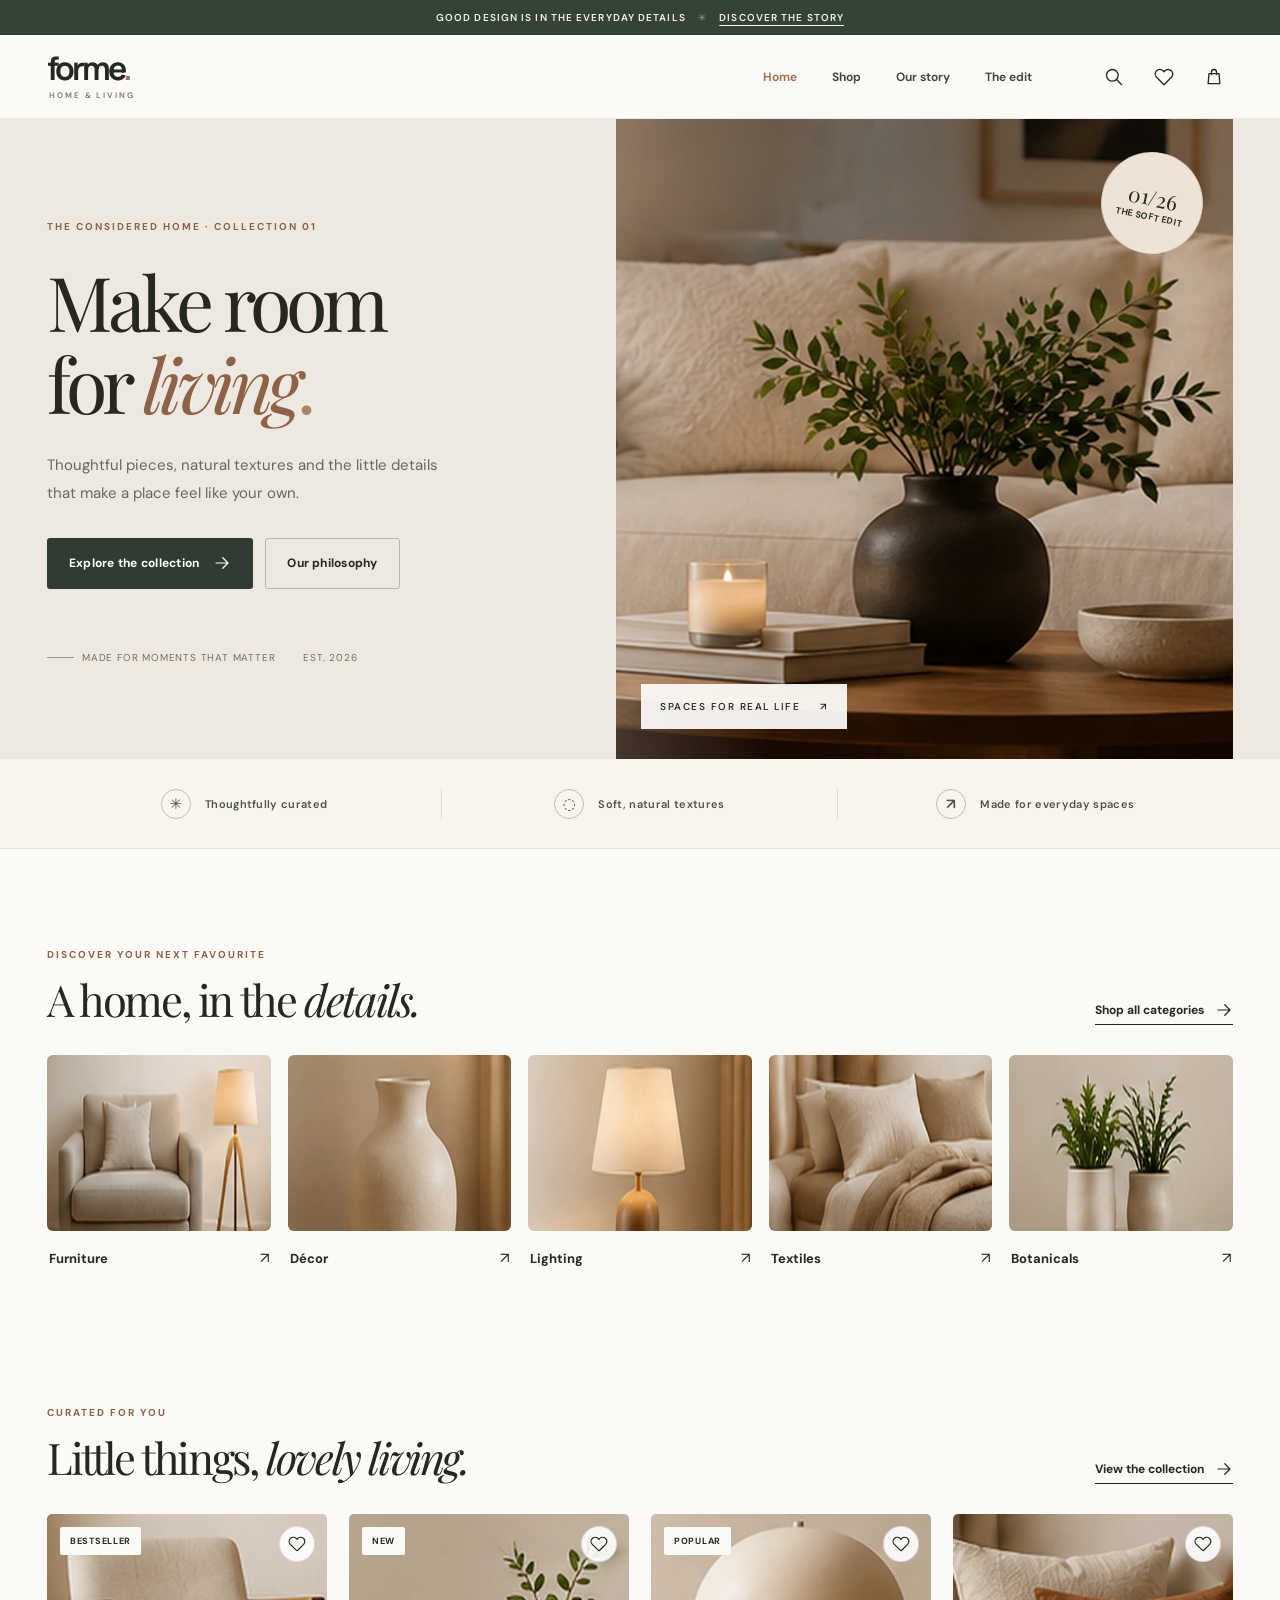
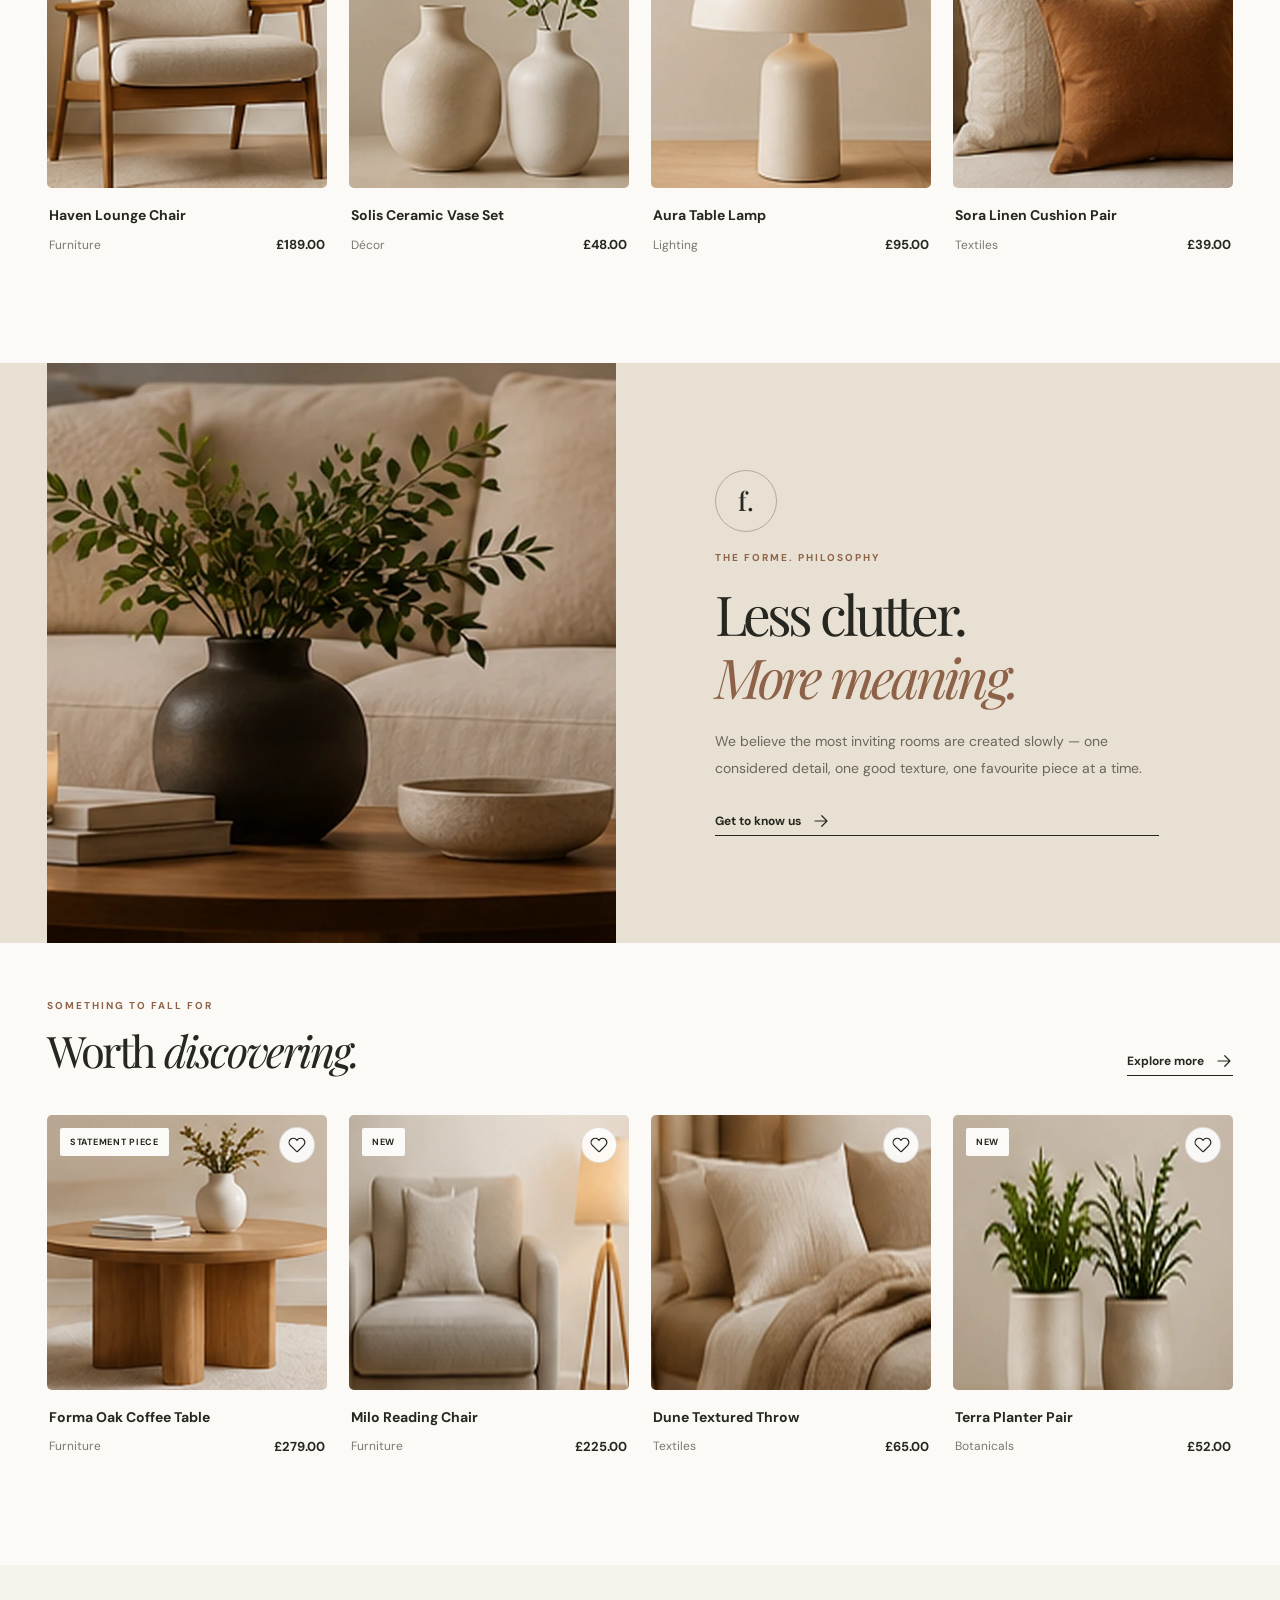
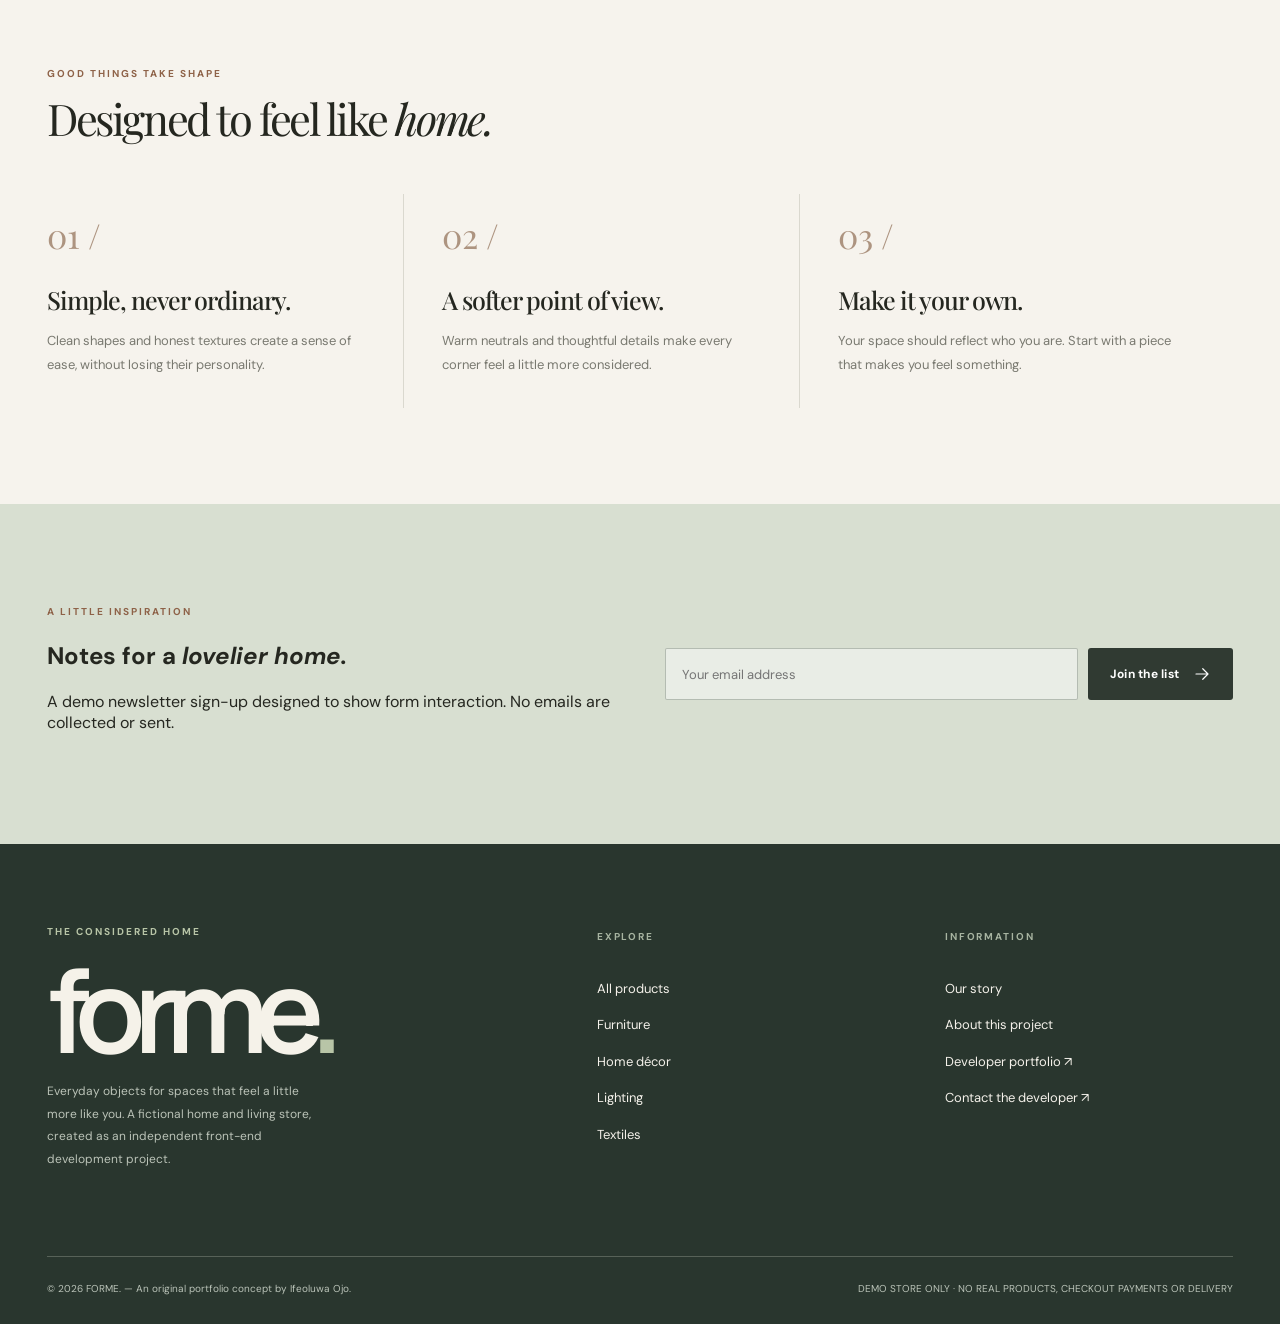
<file: index.html>
<!DOCTYPE html><html lang="en-GB"><head><meta charset="UTF-8"><meta name="viewport" content="width=device-width, initial-scale=1"><meta name="theme-color" content="#fbfaf7"><meta name="description" content="Explore FORME., an original home and living shopping experience built as an independent front-end portfolio demo."><title>Considered living, beautifully styled | FORME. Home & Living</title><link rel="icon" type="image/svg+xml" href="assets/favicon.svg"><link rel="stylesheet" href="assets/css/styles.css"><script src="assets/js/app.js" defer></script></head><body data-page="home"><div class="notice">GOOD DESIGN IS IN THE EVERYDAY DETAILS <span>✳</span> <a href="story.html">Discover the story</a></div>
<header class="site-header"><div class="shell nav-inner"><a class="brand" href="index.html" aria-label="FORME home">forme<span class="brand-dot">.</span><span class="brand-tiny">HOME & LIVING</span></a>
<nav class="nav-links" aria-label="Main navigation"><a href="index.html" class="current">Home</a><a href="shop.html" class="">Shop</a><a href="story.html" class="">Our story</a><a href="shop.html?category=Décor">The edit</a></nav>
<div class="nav-tools"><button type="button" class="tool-btn" data-open-search aria-label="Search products"><svg width="20" height="20" viewBox="0 0 24 24" stroke="currentColor" stroke-width="1.6" fill="none" stroke-linecap="round"><circle cx="10" cy="10" r="7"/><path d="m15 15 6 6"/></svg></button><a class="tool-btn" href="shop.html?saved=1" aria-label="View saved items"><svg width="20" height="20" viewBox="0 0 24 24" stroke="currentColor" stroke-width="1.6" fill="none" stroke-linecap="round" stroke-linejoin="round"><path d="M20.8 4.6a5.5 5.5 0 0 0-7.8 0L12 5.7l-1.1-1.1a5.5 5.5 0 0 0-7.8 7.8l8.2 8.2a1 1 0 0 0 1.4 0l8.2-8.2a5.5 5.5 0 0 0-.1-7.8Z"/></svg><span class="counter" data-count-favs hidden></span></a><button type="button" class="tool-btn" data-open-cart aria-label="Open shopping bag"><svg width="20" height="20" viewBox="0 0 24 24" stroke="currentColor" stroke-width="1.6" fill="none" stroke-linecap="round" stroke-linejoin="round"><path d="M6 8h12l1 12H5L6 8Z"/><path d="M9 9V6a3 3 0 0 1 6 0v3"/></svg><span class="counter" data-count-cart hidden></span></button><button class="tool-btn mobile-menu-button" aria-label="Toggle navigation" aria-expanded="false" aria-controls="mobile-nav" data-toggle-menu><svg width="24" height="24" viewBox="0 0 24 24" fill="none" stroke="currentColor" stroke-width="1.7" stroke-linecap="round"><path d="M4 7h16M4 12h16M4 17h16"/></svg></button></div>
</div><nav id="mobile-nav" class="mobile-nav" aria-label="Mobile navigation"><a href="index.html" class="current">Home</a><a href="shop.html" class="">Shop</a><a href="story.html" class="">Our story</a><a href="shop.html?saved=1">Saved pieces</a><a href="shop.html">Explore all products</a></nav></header><main id="main-content">
<section class="hero"><div class="shell hero-layout"><div class="hero-copy"><span class="eyebrow">THE CONSIDERED HOME · COLLECTION 01</span><h1>Make room<br>for <em>living</em><span style="color:#a78669">.</span></h1><p>Thoughtful pieces, natural textures and the little details that make a place feel like your own.</p><div class="hero-actions"><a href="shop.html" class="button button-dark">Explore the collection <svg width="18" height="18" viewBox="0 0 24 24" fill="none" stroke="currentColor" stroke-width="1.6" stroke-linecap="round" stroke-linejoin="round" aria-hidden="true"><path d="M4 12h16m-7-7 7 7-7 7"/></svg></a><a href="story.html" class="button button-outline">Our philosophy</a></div><div class="hero-foot"><span><i></i> Made for moments that matter</span><span>EST. 2026</span></div></div><div class="hero-photo"><img src="assets/images/hero-living.webp" alt="Warm, inviting living room with cream sofa, wooden coffee table, and ceramic vase" fetchpriority="high"><div class="hero-orbit"><span>01/26</span><small>the soft edit</small></div><div class="hero-caption"><span>SPACES FOR REAL LIFE</span><span aria-hidden="true">↗</span></div></div></div></section>
<div class="value-strip"><div class="shell value-inner"><div class="value-item"><span class="value-icon">✳</span>Thoughtfully curated</div><div class="value-item"><span class="value-icon">◌</span>Soft, natural textures</div><div class="value-item"><span class="value-icon">↗</span>Made for everyday spaces</div></div></div>
<section class="categories-section"><div class="shell"><div class="section-head"><div><span class="eyebrow">DISCOVER YOUR NEXT FAVOURITE</span><h2 class="section-title">A home, in the <em>details.</em></h2></div><a class="small-link" href="shop.html">Shop all categories <svg width="18" height="18" viewBox="0 0 24 24" fill="none" stroke="currentColor" stroke-width="1.6" stroke-linecap="round" stroke-linejoin="round" aria-hidden="true"><path d="M4 12h16m-7-7 7 7-7 7"/></svg></a></div><div class="category-grid"><a class="category-card" href="shop.html?category=Furniture"><div class="category-image"><img src="assets/images/armchair-room.webp" loading="lazy" alt="Chairs & tables"></div><div class="category-bottom"><span>Furniture</span><b aria-hidden="true">↗</b></div></a><a class="category-card" href="shop.html?category=Décor"><div class="category-image"><img src="assets/images/vase-detail.webp" loading="lazy" alt="Vases & accents"></div><div class="category-bottom"><span>Décor</span><b aria-hidden="true">↗</b></div></a><a class="category-card" href="shop.html?category=Lighting"><div class="category-image"><img src="assets/images/warm-lamp.webp" loading="lazy" alt="A softer glow"></div><div class="category-bottom"><span>Lighting</span><b aria-hidden="true">↗</b></div></a><a class="category-card" href="shop.html?category=Textiles"><div class="category-image"><img src="assets/images/bedding.webp" loading="lazy" alt="Soft essentials"></div><div class="category-bottom"><span>Textiles</span><b aria-hidden="true">↗</b></div></a><a class="category-card" href="shop.html?category=Botanicals"><div class="category-image"><img src="assets/images/greenery-duo.webp" loading="lazy" alt="A little green"></div><div class="category-bottom"><span>Botanicals</span><b aria-hidden="true">↗</b></div></a></div></div></section>
<section class="products-section"><div class="shell"><div class="section-head"><div><span class="eyebrow">CURATED FOR YOU</span><h2 class="section-title">Little things, <em>lovely living.</em></h2></div><a class="small-link" href="shop.html">View the collection <svg width="18" height="18" viewBox="0 0 24 24" fill="none" stroke="currentColor" stroke-width="1.6" stroke-linecap="round" stroke-linejoin="round" aria-hidden="true"><path d="M4 12h16m-7-7 7 7-7 7"/></svg></a></div><div class="product-grid" id="featured"></div></div></section>
<section class="editorial"><div class="shell editorial-layout"><div class="editorial-img"><img src="assets/images/story-room.webp" loading="lazy" alt="Cosy, light-filled living room with warm wood furniture and relaxed linen sofa"></div><div class="editorial-copy"><div class="editorial-badge">f.</div><span class="eyebrow">THE FORME. PHILOSOPHY</span><h2>Less clutter.<br><em>More meaning.</em></h2><p>We believe the most inviting rooms are created slowly — one considered detail, one good texture, one favourite piece at a time.</p><a class="small-link" href="story.html">Get to know us <svg width="18" height="18" viewBox="0 0 24 24" fill="none" stroke="currentColor" stroke-width="1.6" stroke-linecap="round" stroke-linejoin="round" aria-hidden="true"><path d="M4 12h16m-7-7 7 7-7 7"/></svg></a></div></div></section>
<section class="products-section"><div class="shell"><div class="section-head"><div><span class="eyebrow">SOMETHING TO FALL FOR</span><h2 class="section-title">Worth <em>discovering.</em></h2></div><a class="small-link" href="shop.html">Explore more <svg width="18" height="18" viewBox="0 0 24 24" fill="none" stroke="currentColor" stroke-width="1.6" stroke-linecap="round" stroke-linejoin="round" aria-hidden="true"><path d="M4 12h16m-7-7 7 7-7 7"/></svg></a></div><div class="product-grid product-grid-second" id="discovery"></div></div></section>
<section class="philosophy-section"><div class="shell"><span class="eyebrow">GOOD THINGS TAKE SHAPE</span><h2 class="section-title">Designed to feel like <em>home.</em></h2><div class="philosophy-grid"><div class="philosophy-card"><div class="philosophy-num">01 /</div><h3>Simple, never ordinary.</h3><p>Clean shapes and honest textures create a sense of ease, without losing their personality.</p></div><div class="philosophy-card"><div class="philosophy-num">02 /</div><h3>A softer point of view.</h3><p>Warm neutrals and thoughtful details make every corner feel a little more considered.</p></div><div class="philosophy-card"><div class="philosophy-num">03 /</div><h3>Make it your own.</h3><p>Your space should reflect who you are. Start with a piece that makes you feel something.</p></div></div></div></section>
<section class="newsletter-section"><div class="shell newsletter-inner"><div><span class="eyebrow">A LITTLE INSPIRATION</span><h2>Notes for a <em>lovelier home.</em></h2><p>A demo newsletter sign-up designed to show form interaction. No emails are collected or sent.</p></div><form class="newsletter newsletter-form"><label class="sr-only" for="home-email">Email address</label><input id="home-email" type="email" placeholder="Your email address" autocomplete="email" required><button type="submit" class="button button-dark">Join the list <svg width="18" height="18" viewBox="0 0 24 24" fill="none" stroke="currentColor" stroke-width="1.6" stroke-linecap="round" stroke-linejoin="round" aria-hidden="true"><path d="M4 12h16m-7-7 7 7-7 7"/></svg></button></form></div></section>
</main><footer class="site-footer"><div class="shell"><div class="footer-top"><div><span class="eyebrow" style="color:#b8c5a7">THE CONSIDERED HOME</span><div class="footer-title">forme<span>.</span></div><p class="footer-sub">Everyday objects for spaces that feel a little more like you. A fictional home and living store, created as an independent front-end development project.</p></div><div class="footer-links"><h4>EXPLORE</h4><a href="shop.html">All products</a><a href="shop.html?category=Furniture">Furniture</a><a href="shop.html?category=Décor">Home décor</a><a href="shop.html?category=Lighting">Lighting</a><a href="shop.html?category=Textiles">Textiles</a></div><div class="footer-links"><h4>INFORMATION</h4><a href="story.html">Our story</a><a href="story.html#the-project">About this project</a><a href="https://ifeoluwaojo-dev.github.io/github.io/" target="_blank" rel="noopener noreferrer">Developer portfolio ↗</a><a href="mailto:ifeoluwaojo211@gmail.com">Contact the developer ↗</a></div></div><div class="footer-bottom"><span>© <span data-year>2026</span> FORME. — An original portfolio concept by Ifeoluwa Ojo.</span><span>DEMO STORE ONLY · NO REAL PRODUCTS, CHECKOUT PAYMENTS OR DELIVERY</span></div></div></footer></body></html>
</file>
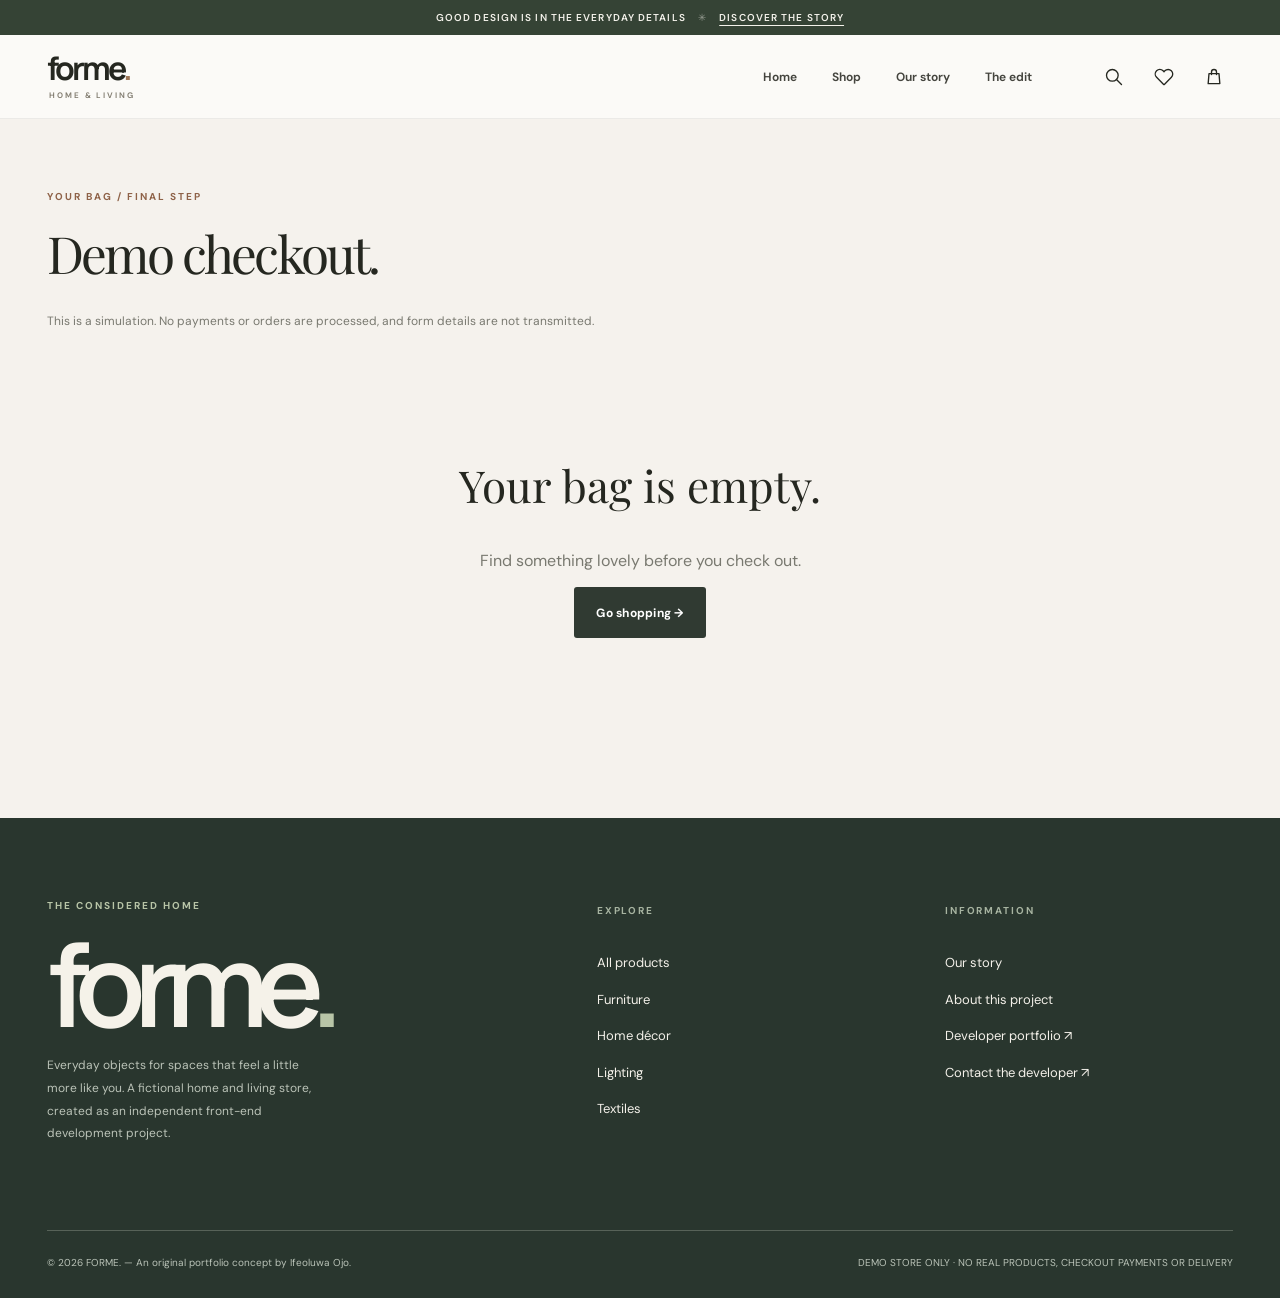
<file: checkout.html>
<!DOCTYPE html><html lang="en-GB"><head><meta charset="UTF-8"><meta name="viewport" content="width=device-width, initial-scale=1"><meta name="theme-color" content="#fbfaf7"><meta name="description" content="Try the FORME. home and living store simulated checkout without making a payment."><title>Demo checkout | FORME. Home & Living</title><link rel="icon" type="image/svg+xml" href="assets/favicon.svg"><link rel="stylesheet" href="assets/css/styles.css"><script src="assets/js/app.js" defer></script></head><body data-page="checkout"><div class="notice">GOOD DESIGN IS IN THE EVERYDAY DETAILS <span>✳</span> <a href="story.html">Discover the story</a></div>
<header class="site-header"><div class="shell nav-inner"><a class="brand" href="index.html" aria-label="FORME home">forme<span class="brand-dot">.</span><span class="brand-tiny">HOME & LIVING</span></a>
<nav class="nav-links" aria-label="Main navigation"><a href="index.html" class="">Home</a><a href="shop.html" class="">Shop</a><a href="story.html" class="">Our story</a><a href="shop.html?category=Décor">The edit</a></nav>
<div class="nav-tools"><button type="button" class="tool-btn" data-open-search aria-label="Search products"><svg width="20" height="20" viewBox="0 0 24 24" stroke="currentColor" stroke-width="1.6" fill="none" stroke-linecap="round"><circle cx="10" cy="10" r="7"/><path d="m15 15 6 6"/></svg></button><a class="tool-btn" href="shop.html?saved=1" aria-label="View saved items"><svg width="20" height="20" viewBox="0 0 24 24" stroke="currentColor" stroke-width="1.6" fill="none" stroke-linecap="round" stroke-linejoin="round"><path d="M20.8 4.6a5.5 5.5 0 0 0-7.8 0L12 5.7l-1.1-1.1a5.5 5.5 0 0 0-7.8 7.8l8.2 8.2a1 1 0 0 0 1.4 0l8.2-8.2a5.5 5.5 0 0 0-.1-7.8Z"/></svg><span class="counter" data-count-favs hidden></span></a><button type="button" class="tool-btn" data-open-cart aria-label="Open shopping bag"><svg width="20" height="20" viewBox="0 0 24 24" stroke="currentColor" stroke-width="1.6" fill="none" stroke-linecap="round" stroke-linejoin="round"><path d="M6 8h12l1 12H5L6 8Z"/><path d="M9 9V6a3 3 0 0 1 6 0v3"/></svg><span class="counter" data-count-cart hidden></span></button><button class="tool-btn mobile-menu-button" aria-label="Toggle navigation" aria-expanded="false" aria-controls="mobile-nav" data-toggle-menu><svg width="24" height="24" viewBox="0 0 24 24" fill="none" stroke="currentColor" stroke-width="1.7" stroke-linecap="round"><path d="M4 7h16M4 12h16M4 17h16"/></svg></button></div>
</div><nav id="mobile-nav" class="mobile-nav" aria-label="Mobile navigation"><a href="index.html" class="">Home</a><a href="shop.html" class="">Shop</a><a href="story.html" class="">Our story</a><a href="shop.html?saved=1">Saved pieces</a><a href="shop.html">Explore all products</a></nav></header><main id="main-content"><section class="checkout-page"><div class="shell" id="checkout-page"><div class="checkout-heading"><span class="eyebrow">YOUR BAG / FINAL STEP</span><h1>Demo checkout.</h1><p class="copy-note">This is a simulation. No payments or orders are processed, and form details are not transmitted.</p></div><div id="checkout-empty" class="checkout-empty" hidden><h2>Your bag is empty.</h2><p class="muted">Find something lovely before you check out.</p><a href="shop.html" class="button button-dark">Go shopping →</a></div><div id="checkout-layout" class="checkout-layout" hidden><div><form id="demo-order-form" class="checkout-form"><h2 class="form-group-title">Contact details</h2><label for="order-email">Email address</label><input id="order-email" type="email" placeholder="you@example.com" autocomplete="email" required><h2 class="form-group-title">Delivery details <span style="font-size:11px;color:#9f8e7c">(simulated)</span></h2><div class="field-row"><div><label for="order-first">First name</label><input id="order-first" type="text" placeholder="First name" autocomplete="given-name" required></div><div><label for="order-last">Last name</label><input id="order-last" type="text" placeholder="Last name" autocomplete="family-name" required></div></div><label for="order-address">Address</label><input id="order-address" type="text" placeholder="Example address only" autocomplete="off" required><div class="field-row"><div><label for="order-city">City</label><input id="order-city" type="text" placeholder="City" autocomplete="off" required></div><div><label for="order-post">Postcode</label><input id="order-post" type="text" placeholder="Postcode" autocomplete="off" required></div></div><label for="order-country">Country</label><select id="order-country" required><option value="UK">United Kingdom</option><option value="OTHER">Other (demo only)</option></select><div class="legal-notice"><strong>No real payment is collected.</strong> This checkout runs entirely in your browser. Use made-up details if you wish; no form entries are saved or sent anywhere.</div><button type="submit" class="button button-dark full">Place demo order →</button></form></div><aside class="order-summary"><h2>Your order</h2><div id="checkout-lines"></div><form id="promo-form" class="promo-form"><label for="promo-input" class="sr-only">Discount code</label><input id="promo-input" type="text" placeholder="Promo code (try WELCOME10)" autocomplete="off"><button type="submit">Apply</button></form><span id="promo-note" class="promo-note"></span><div id="checkout-totals" class="totals"></div><p class="demo-tiny">Demo shipping: £6.50, free from £150. All prices and calculations are illustrative.</p></aside></div></div></section></main><footer class="site-footer"><div class="shell"><div class="footer-top"><div><span class="eyebrow" style="color:#b8c5a7">THE CONSIDERED HOME</span><div class="footer-title">forme<span>.</span></div><p class="footer-sub">Everyday objects for spaces that feel a little more like you. A fictional home and living store, created as an independent front-end development project.</p></div><div class="footer-links"><h4>EXPLORE</h4><a href="shop.html">All products</a><a href="shop.html?category=Furniture">Furniture</a><a href="shop.html?category=Décor">Home décor</a><a href="shop.html?category=Lighting">Lighting</a><a href="shop.html?category=Textiles">Textiles</a></div><div class="footer-links"><h4>INFORMATION</h4><a href="story.html">Our story</a><a href="story.html#the-project">About this project</a><a href="https://ifeoluwaojo-dev.github.io/github.io/" target="_blank" rel="noopener noreferrer">Developer portfolio ↗</a><a href="mailto:ifeoluwaojo211@gmail.com">Contact the developer ↗</a></div></div><div class="footer-bottom"><span>© <span data-year>2026</span> FORME. — An original portfolio concept by Ifeoluwa Ojo.</span><span>DEMO STORE ONLY · NO REAL PRODUCTS, CHECKOUT PAYMENTS OR DELIVERY</span></div></div></footer></body></html>
</file>
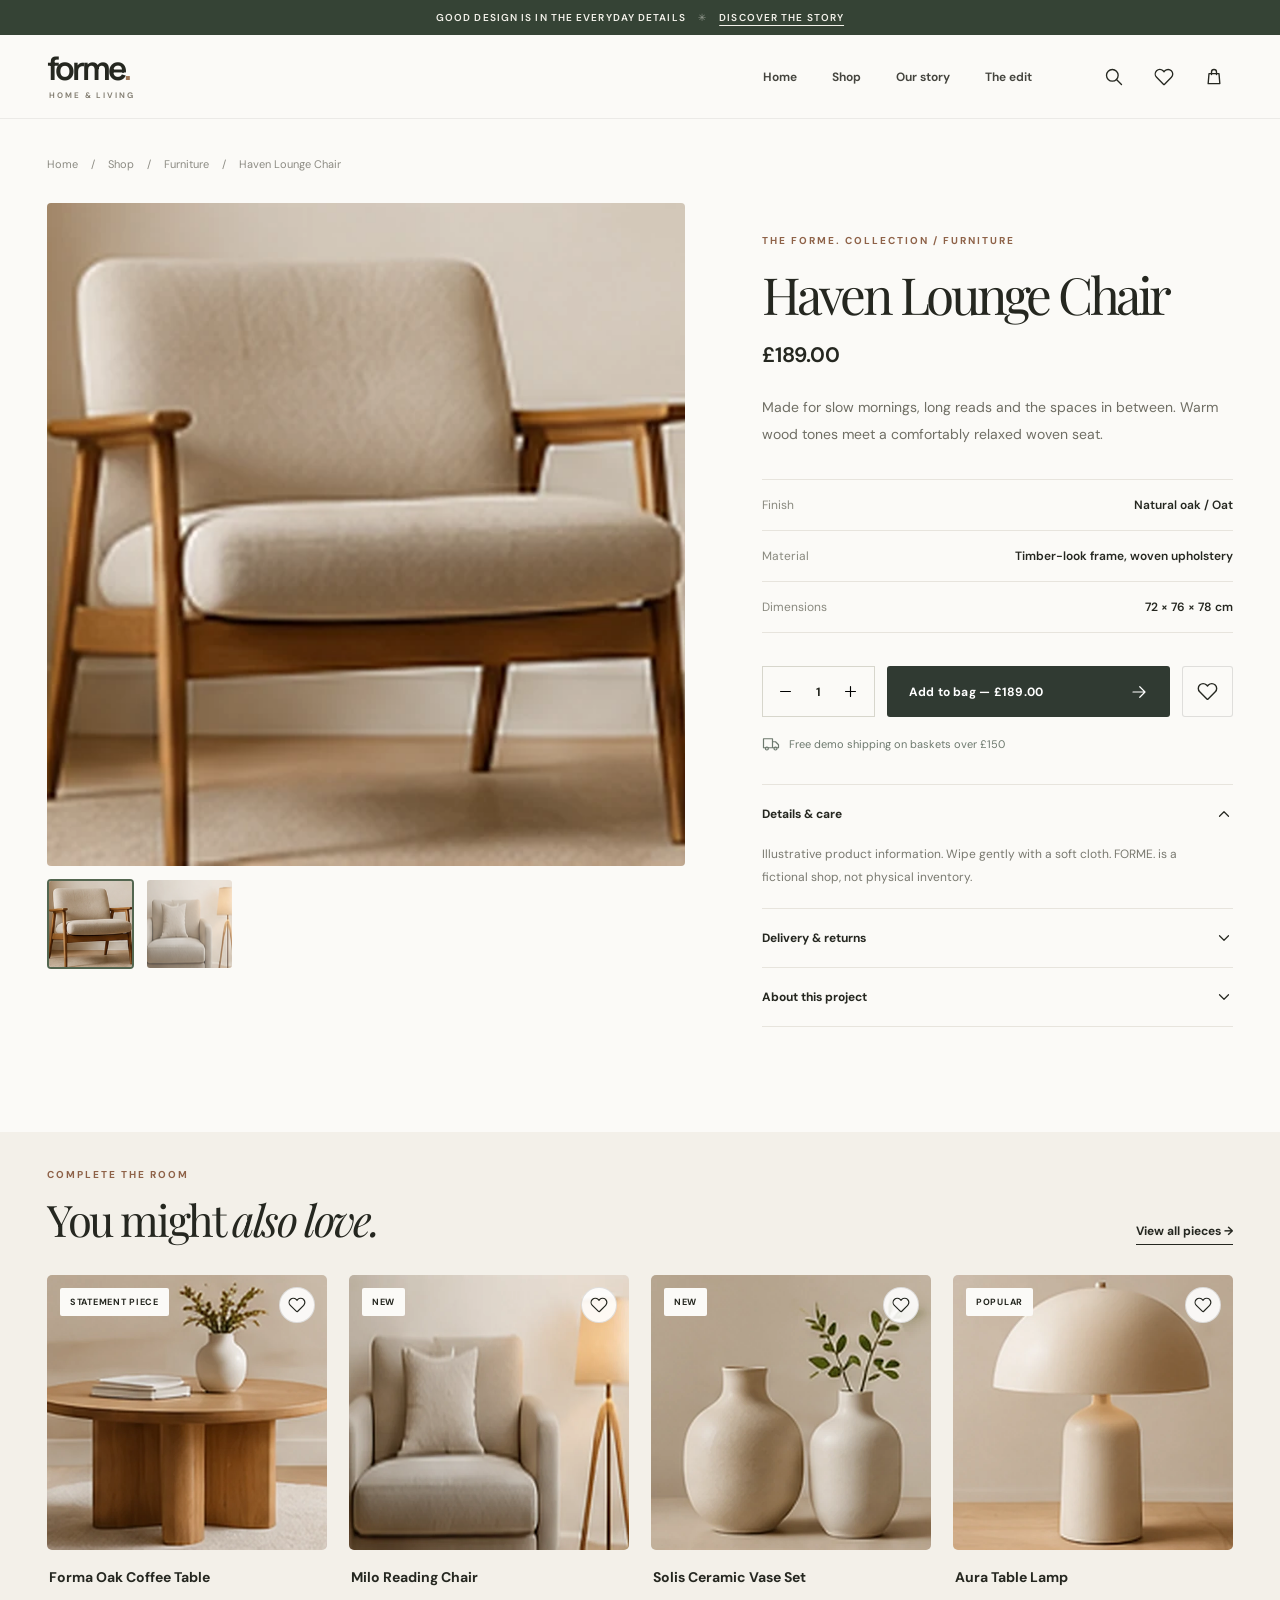
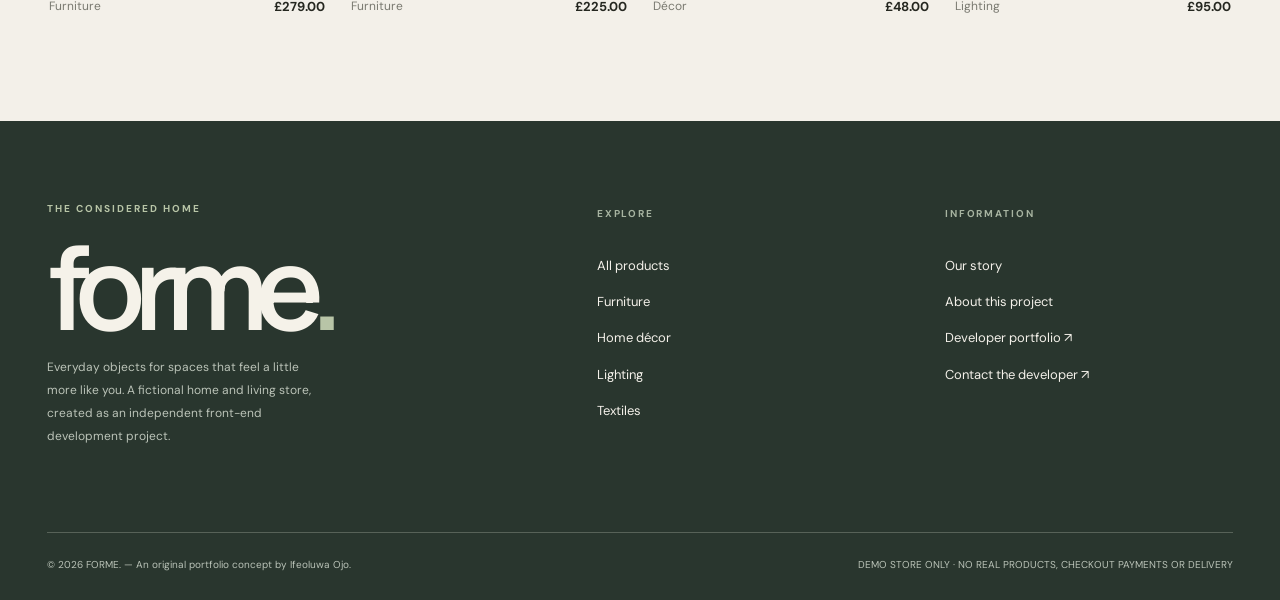
<file: product.html>
<!DOCTYPE html><html lang="en-GB"><head><meta charset="UTF-8"><meta name="viewport" content="width=device-width, initial-scale=1"><meta name="theme-color" content="#fbfaf7"><meta name="description" content="Explore illustrative product details, save your favourite items, and add to a demo shopping bag."><title>Product details | FORME. Home & Living</title><link rel="icon" type="image/svg+xml" href="assets/favicon.svg"><link rel="stylesheet" href="assets/css/styles.css"><script src="assets/js/app.js" defer></script></head><body data-page="product"><div class="notice">GOOD DESIGN IS IN THE EVERYDAY DETAILS <span>✳</span> <a href="story.html">Discover the story</a></div>
<header class="site-header"><div class="shell nav-inner"><a class="brand" href="index.html" aria-label="FORME home">forme<span class="brand-dot">.</span><span class="brand-tiny">HOME & LIVING</span></a>
<nav class="nav-links" aria-label="Main navigation"><a href="index.html" class="">Home</a><a href="shop.html" class="">Shop</a><a href="story.html" class="">Our story</a><a href="shop.html?category=Décor">The edit</a></nav>
<div class="nav-tools"><button type="button" class="tool-btn" data-open-search aria-label="Search products"><svg width="20" height="20" viewBox="0 0 24 24" stroke="currentColor" stroke-width="1.6" fill="none" stroke-linecap="round"><circle cx="10" cy="10" r="7"/><path d="m15 15 6 6"/></svg></button><a class="tool-btn" href="shop.html?saved=1" aria-label="View saved items"><svg width="20" height="20" viewBox="0 0 24 24" stroke="currentColor" stroke-width="1.6" fill="none" stroke-linecap="round" stroke-linejoin="round"><path d="M20.8 4.6a5.5 5.5 0 0 0-7.8 0L12 5.7l-1.1-1.1a5.5 5.5 0 0 0-7.8 7.8l8.2 8.2a1 1 0 0 0 1.4 0l8.2-8.2a5.5 5.5 0 0 0-.1-7.8Z"/></svg><span class="counter" data-count-favs hidden></span></a><button type="button" class="tool-btn" data-open-cart aria-label="Open shopping bag"><svg width="20" height="20" viewBox="0 0 24 24" stroke="currentColor" stroke-width="1.6" fill="none" stroke-linecap="round" stroke-linejoin="round"><path d="M6 8h12l1 12H5L6 8Z"/><path d="M9 9V6a3 3 0 0 1 6 0v3"/></svg><span class="counter" data-count-cart hidden></span></button><button class="tool-btn mobile-menu-button" aria-label="Toggle navigation" aria-expanded="false" aria-controls="mobile-nav" data-toggle-menu><svg width="24" height="24" viewBox="0 0 24 24" fill="none" stroke="currentColor" stroke-width="1.7" stroke-linecap="round"><path d="M4 7h16M4 12h16M4 17h16"/></svg></button></div>
</div><nav id="mobile-nav" class="mobile-nav" aria-label="Mobile navigation"><a href="index.html" class="">Home</a><a href="shop.html" class="">Shop</a><a href="story.html" class="">Our story</a><a href="shop.html?saved=1">Saved pieces</a><a href="shop.html">Explore all products</a></nav></header><main id="main-content"><section class="detail-section"><div class="shell" id="product-root"></div></section><section class="related-section"><div class="shell"><div class="section-head"><div><span class="eyebrow">COMPLETE THE ROOM</span><h2 class="section-title">You might <em>also love.</em></h2></div><a class="small-link" href="shop.html">View all pieces →</a></div><div class="product-grid" id="related-products"></div></div></section></main><footer class="site-footer"><div class="shell"><div class="footer-top"><div><span class="eyebrow" style="color:#b8c5a7">THE CONSIDERED HOME</span><div class="footer-title">forme<span>.</span></div><p class="footer-sub">Everyday objects for spaces that feel a little more like you. A fictional home and living store, created as an independent front-end development project.</p></div><div class="footer-links"><h4>EXPLORE</h4><a href="shop.html">All products</a><a href="shop.html?category=Furniture">Furniture</a><a href="shop.html?category=Décor">Home décor</a><a href="shop.html?category=Lighting">Lighting</a><a href="shop.html?category=Textiles">Textiles</a></div><div class="footer-links"><h4>INFORMATION</h4><a href="story.html">Our story</a><a href="story.html#the-project">About this project</a><a href="https://ifeoluwaojo-dev.github.io/github.io/" target="_blank" rel="noopener noreferrer">Developer portfolio ↗</a><a href="mailto:ifeoluwaojo211@gmail.com">Contact the developer ↗</a></div></div><div class="footer-bottom"><span>© <span data-year>2026</span> FORME. — An original portfolio concept by Ifeoluwa Ojo.</span><span>DEMO STORE ONLY · NO REAL PRODUCTS, CHECKOUT PAYMENTS OR DELIVERY</span></div></div></footer></body></html>
</file>
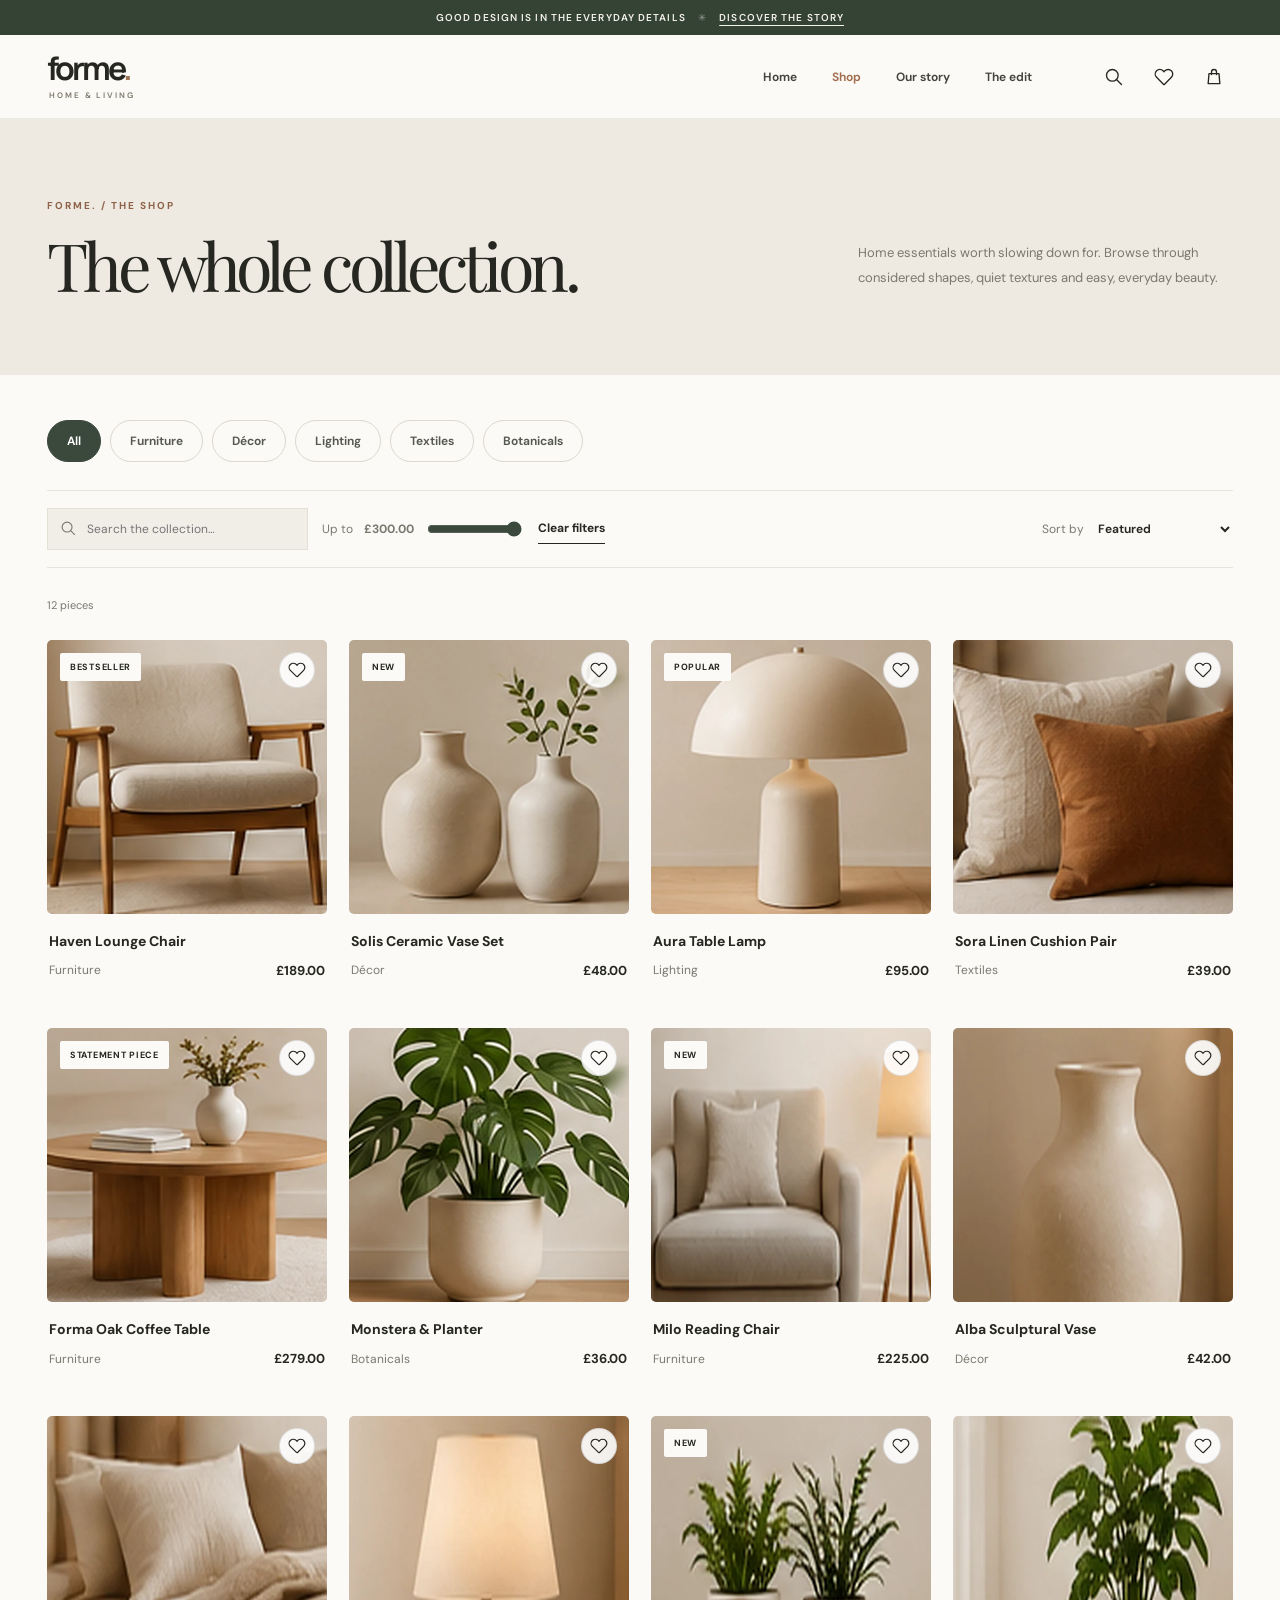
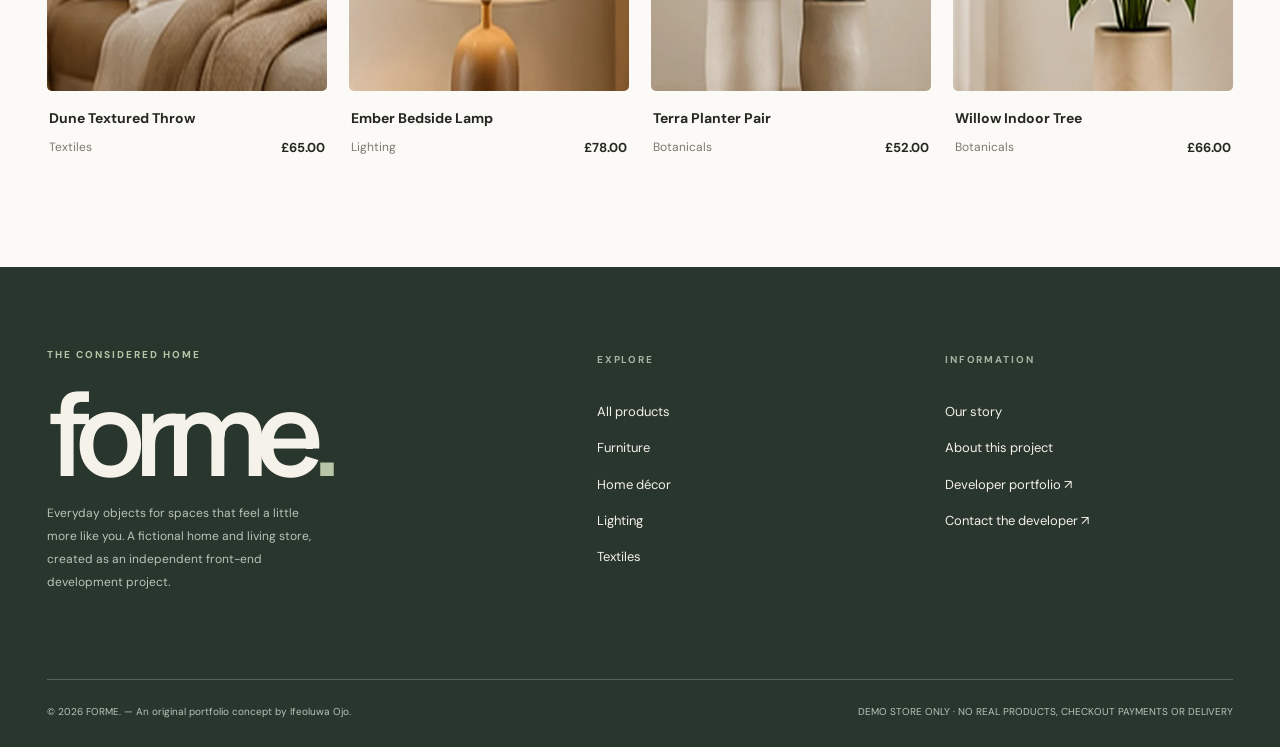
<file: shop.html>
<!DOCTYPE html><html lang="en-GB"><head><meta charset="UTF-8"><meta name="viewport" content="width=device-width, initial-scale=1"><meta name="theme-color" content="#fbfaf7"><meta name="description" content="Browse and filter a beautifully styled home and living demo product collection."><title>The shop | FORME. Home & Living</title><link rel="icon" type="image/svg+xml" href="assets/favicon.svg"><link rel="stylesheet" href="assets/css/styles.css"><script src="assets/js/app.js" defer></script></head><body data-page="shop"><div class="notice">GOOD DESIGN IS IN THE EVERYDAY DETAILS <span>✳</span> <a href="story.html">Discover the story</a></div>
<header class="site-header"><div class="shell nav-inner"><a class="brand" href="index.html" aria-label="FORME home">forme<span class="brand-dot">.</span><span class="brand-tiny">HOME & LIVING</span></a>
<nav class="nav-links" aria-label="Main navigation"><a href="index.html" class="">Home</a><a href="shop.html" class="current">Shop</a><a href="story.html" class="">Our story</a><a href="shop.html?category=Décor">The edit</a></nav>
<div class="nav-tools"><button type="button" class="tool-btn" data-open-search aria-label="Search products"><svg width="20" height="20" viewBox="0 0 24 24" stroke="currentColor" stroke-width="1.6" fill="none" stroke-linecap="round"><circle cx="10" cy="10" r="7"/><path d="m15 15 6 6"/></svg></button><a class="tool-btn" href="shop.html?saved=1" aria-label="View saved items"><svg width="20" height="20" viewBox="0 0 24 24" stroke="currentColor" stroke-width="1.6" fill="none" stroke-linecap="round" stroke-linejoin="round"><path d="M20.8 4.6a5.5 5.5 0 0 0-7.8 0L12 5.7l-1.1-1.1a5.5 5.5 0 0 0-7.8 7.8l8.2 8.2a1 1 0 0 0 1.4 0l8.2-8.2a5.5 5.5 0 0 0-.1-7.8Z"/></svg><span class="counter" data-count-favs hidden></span></a><button type="button" class="tool-btn" data-open-cart aria-label="Open shopping bag"><svg width="20" height="20" viewBox="0 0 24 24" stroke="currentColor" stroke-width="1.6" fill="none" stroke-linecap="round" stroke-linejoin="round"><path d="M6 8h12l1 12H5L6 8Z"/><path d="M9 9V6a3 3 0 0 1 6 0v3"/></svg><span class="counter" data-count-cart hidden></span></button><button class="tool-btn mobile-menu-button" aria-label="Toggle navigation" aria-expanded="false" aria-controls="mobile-nav" data-toggle-menu><svg width="24" height="24" viewBox="0 0 24 24" fill="none" stroke="currentColor" stroke-width="1.7" stroke-linecap="round"><path d="M4 7h16M4 12h16M4 17h16"/></svg></button></div>
</div><nav id="mobile-nav" class="mobile-nav" aria-label="Mobile navigation"><a href="index.html" class="">Home</a><a href="shop.html" class="current">Shop</a><a href="story.html" class="">Our story</a><a href="shop.html?saved=1">Saved pieces</a><a href="shop.html">Explore all products</a></nav></header><main id="main-content"><section class="page-hero"><div class="shell page-hero-inner"><div><span class="eyebrow">FORME. / THE SHOP</span><h1 id="shop-heading">The whole collection.</h1></div><p>Home essentials worth slowing down for. Browse through considered shapes, quiet textures and easy, everyday beauty.</p></div></section><section class="shop-content"><div class="shell"><div id="shop-categories" class="shop-category-list" aria-label="Filter by category"></div><div class="shop-toolbar"><div class="filter-row"><label class="shop-search"><svg width="17" height="17" viewBox="0 0 24 24" fill="none" stroke="currentColor" stroke-width="1.6"><circle cx="10" cy="10" r="7"/><path d="m15 15 6 6"/></svg><input id="shop-search" type="search" placeholder="Search the collection…" aria-label="Search products"></label><label class="price-filter">Up to <b id="range-value">£300</b><input id="price-range" type="range" min="40" max="300" step="5" value="300" aria-label="Maximum price"></label><button class="text-link" id="clear-filters" type="button">Clear filters</button></div><div><label for="sort-by">Sort by</label><select id="sort-by"><option value="featured">Featured</option><option value="low">Price: low to high</option><option value="high">Price: high to low</option><option value="alpha">Name: A to Z</option></select></div></div><p id="shop-results-count" class="muted" style="font-size:11px;margin-bottom:28px">12 pieces</p><div id="all-products" class="product-grid shop-page-grid"></div></div></section></main><footer class="site-footer"><div class="shell"><div class="footer-top"><div><span class="eyebrow" style="color:#b8c5a7">THE CONSIDERED HOME</span><div class="footer-title">forme<span>.</span></div><p class="footer-sub">Everyday objects for spaces that feel a little more like you. A fictional home and living store, created as an independent front-end development project.</p></div><div class="footer-links"><h4>EXPLORE</h4><a href="shop.html">All products</a><a href="shop.html?category=Furniture">Furniture</a><a href="shop.html?category=Décor">Home décor</a><a href="shop.html?category=Lighting">Lighting</a><a href="shop.html?category=Textiles">Textiles</a></div><div class="footer-links"><h4>INFORMATION</h4><a href="story.html">Our story</a><a href="story.html#the-project">About this project</a><a href="https://ifeoluwaojo-dev.github.io/github.io/" target="_blank" rel="noopener noreferrer">Developer portfolio ↗</a><a href="mailto:ifeoluwaojo211@gmail.com">Contact the developer ↗</a></div></div><div class="footer-bottom"><span>© <span data-year>2026</span> FORME. — An original portfolio concept by Ifeoluwa Ojo.</span><span>DEMO STORE ONLY · NO REAL PRODUCTS, CHECKOUT PAYMENTS OR DELIVERY</span></div></div></footer></body></html>
</file>
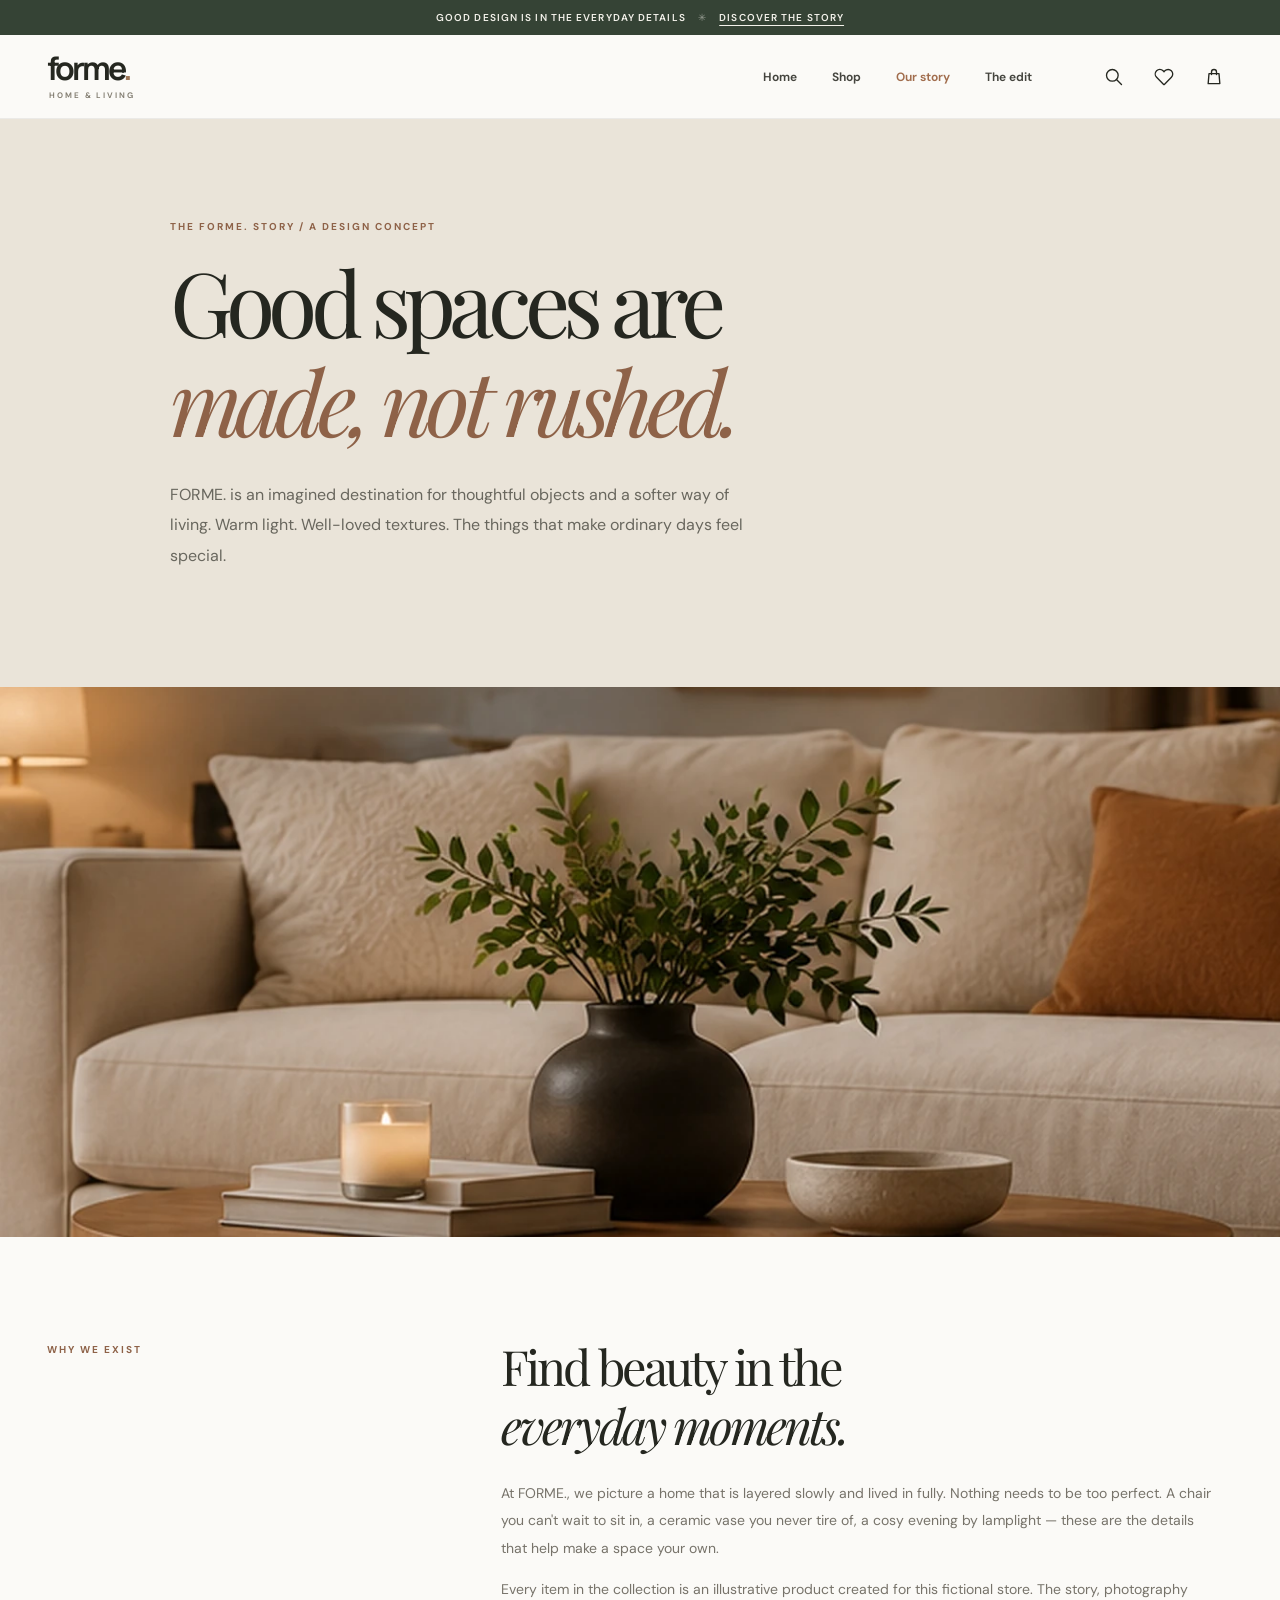
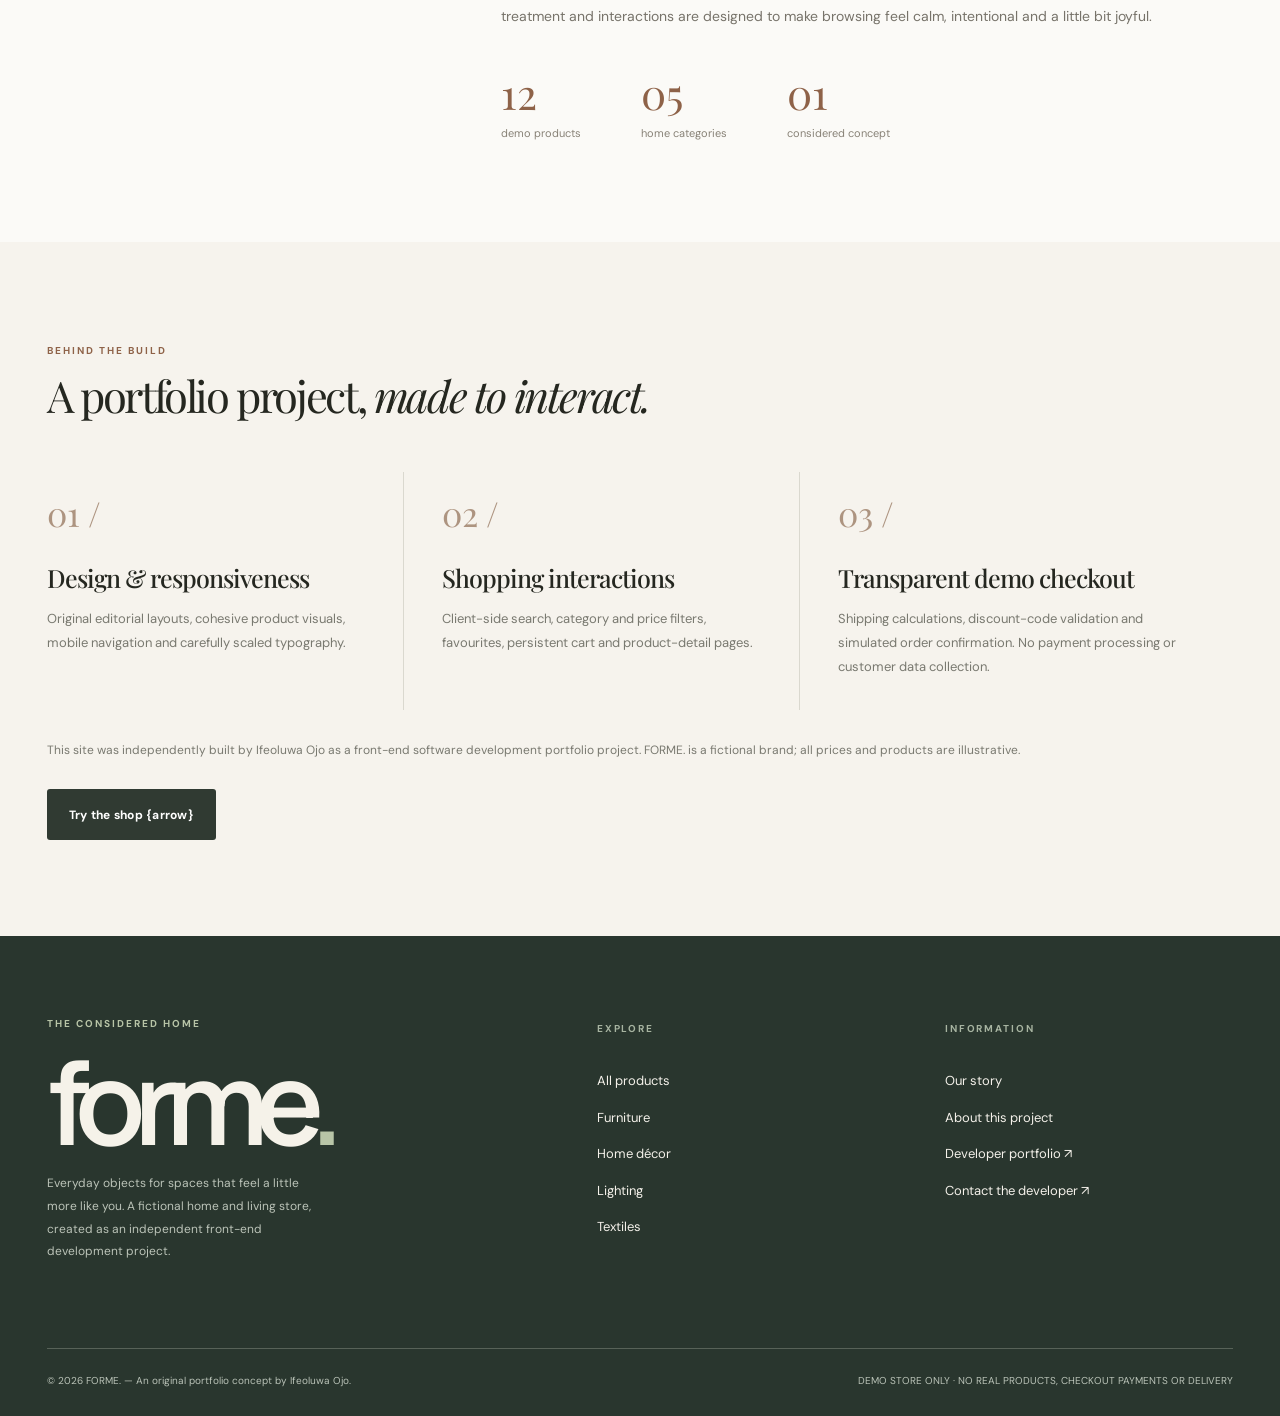
<file: story.html>
<!DOCTYPE html><html lang="en-GB"><head><meta charset="UTF-8"><meta name="viewport" content="width=device-width, initial-scale=1"><meta name="theme-color" content="#fbfaf7"><meta name="description" content="Explore the fictional FORME. brand story and the front-end engineering behind the concept."><title>Our story | FORME. Home & Living</title><link rel="icon" type="image/svg+xml" href="assets/favicon.svg"><link rel="stylesheet" href="assets/css/styles.css"><script src="assets/js/app.js" defer></script></head><body data-page="story"><div class="notice">GOOD DESIGN IS IN THE EVERYDAY DETAILS <span>✳</span> <a href="story.html">Discover the story</a></div>
<header class="site-header"><div class="shell nav-inner"><a class="brand" href="index.html" aria-label="FORME home">forme<span class="brand-dot">.</span><span class="brand-tiny">HOME & LIVING</span></a>
<nav class="nav-links" aria-label="Main navigation"><a href="index.html" class="">Home</a><a href="shop.html" class="">Shop</a><a href="story.html" class="current">Our story</a><a href="shop.html?category=Décor">The edit</a></nav>
<div class="nav-tools"><button type="button" class="tool-btn" data-open-search aria-label="Search products"><svg width="20" height="20" viewBox="0 0 24 24" stroke="currentColor" stroke-width="1.6" fill="none" stroke-linecap="round"><circle cx="10" cy="10" r="7"/><path d="m15 15 6 6"/></svg></button><a class="tool-btn" href="shop.html?saved=1" aria-label="View saved items"><svg width="20" height="20" viewBox="0 0 24 24" stroke="currentColor" stroke-width="1.6" fill="none" stroke-linecap="round" stroke-linejoin="round"><path d="M20.8 4.6a5.5 5.5 0 0 0-7.8 0L12 5.7l-1.1-1.1a5.5 5.5 0 0 0-7.8 7.8l8.2 8.2a1 1 0 0 0 1.4 0l8.2-8.2a5.5 5.5 0 0 0-.1-7.8Z"/></svg><span class="counter" data-count-favs hidden></span></a><button type="button" class="tool-btn" data-open-cart aria-label="Open shopping bag"><svg width="20" height="20" viewBox="0 0 24 24" stroke="currentColor" stroke-width="1.6" fill="none" stroke-linecap="round" stroke-linejoin="round"><path d="M6 8h12l1 12H5L6 8Z"/><path d="M9 9V6a3 3 0 0 1 6 0v3"/></svg><span class="counter" data-count-cart hidden></span></button><button class="tool-btn mobile-menu-button" aria-label="Toggle navigation" aria-expanded="false" aria-controls="mobile-nav" data-toggle-menu><svg width="24" height="24" viewBox="0 0 24 24" fill="none" stroke="currentColor" stroke-width="1.7" stroke-linecap="round"><path d="M4 7h16M4 12h16M4 17h16"/></svg></button></div>
</div><nav id="mobile-nav" class="mobile-nav" aria-label="Mobile navigation"><a href="index.html" class="">Home</a><a href="shop.html" class="">Shop</a><a href="story.html" class="current">Our story</a><a href="shop.html?saved=1">Saved pieces</a><a href="shop.html">Explore all products</a></nav></header><main id="main-content"><section class="story-hero"><div class="shell story-intro"><span class="eyebrow">THE FORME. STORY / A DESIGN CONCEPT</span><h1>Good spaces are<br><em>made, not rushed.</em></h1><p>FORME. is an imagined destination for thoughtful objects and a softer way of living. Warm light. Well-loved textures. The things that make ordinary days feel special.</p></div></section><div class="story-photo"><img src="assets/images/hero-living.webp" alt="Soft neutral living room with warm oak furnishings"></div><section class="shell story-body"><div><span class="eyebrow">WHY WE EXIST</span></div><div><h2>Find beauty in the<br><em>everyday moments.</em></h2><p>At FORME., we picture a home that is layered slowly and lived in fully. Nothing needs to be too perfect. A chair you can't wait to sit in, a ceramic vase you never tire of, a cosy evening by lamplight — these are the details that help make a space your own.</p><p>Every item in the collection is an illustrative product created for this fictional store. The story, photography treatment and interactions are designed to make browsing feel calm, intentional and a little bit joyful.</p><div class="story-stat-row"><div class="story-stat"><strong>12</strong><span>demo products</span></div><div class="story-stat"><strong>05</strong><span>home categories</span></div><div class="story-stat"><strong>01</strong><span>considered concept</span></div></div></div></section><section id="the-project" class="philosophy-section"><div class="shell"><div class="section-head"><div><span class="eyebrow">BEHIND THE BUILD</span><h2 class="section-title">A portfolio project, <em>made to interact.</em></h2></div></div><div class="philosophy-grid"><div class="philosophy-card"><div class="philosophy-num">01 /</div><h3>Design & responsiveness</h3><p>Original editorial layouts, cohesive product visuals, mobile navigation and carefully scaled typography.</p></div><div class="philosophy-card"><div class="philosophy-num">02 /</div><h3>Shopping interactions</h3><p>Client-side search, category and price filters, favourites, persistent cart and product-detail pages.</p></div><div class="philosophy-card"><div class="philosophy-num">03 /</div><h3>Transparent demo checkout</h3><p>Shipping calculations, discount-code validation and simulated order confirmation. No payment processing or customer data collection.</p></div></div><p class="copy-note" style="margin-top:30px">This site was independently built by Ifeoluwa Ojo as a front-end software development portfolio project. FORME. is a fictional brand; all prices and products are illustrative.</p><a href="shop.html" class="button button-dark" style="margin-top:17px">Try the shop {arrow}</a></div></section></main><footer class="site-footer"><div class="shell"><div class="footer-top"><div><span class="eyebrow" style="color:#b8c5a7">THE CONSIDERED HOME</span><div class="footer-title">forme<span>.</span></div><p class="footer-sub">Everyday objects for spaces that feel a little more like you. A fictional home and living store, created as an independent front-end development project.</p></div><div class="footer-links"><h4>EXPLORE</h4><a href="shop.html">All products</a><a href="shop.html?category=Furniture">Furniture</a><a href="shop.html?category=Décor">Home décor</a><a href="shop.html?category=Lighting">Lighting</a><a href="shop.html?category=Textiles">Textiles</a></div><div class="footer-links"><h4>INFORMATION</h4><a href="story.html">Our story</a><a href="story.html#the-project">About this project</a><a href="https://ifeoluwaojo-dev.github.io/github.io/" target="_blank" rel="noopener noreferrer">Developer portfolio ↗</a><a href="mailto:ifeoluwaojo211@gmail.com">Contact the developer ↗</a></div></div><div class="footer-bottom"><span>© <span data-year>2026</span> FORME. — An original portfolio concept by Ifeoluwa Ojo.</span><span>DEMO STORE ONLY · NO REAL PRODUCTS, CHECKOUT PAYMENTS OR DELIVERY</span></div></div></footer></body></html>
</file>
<file: assets/css/styles.css>
@import url('https://fonts.googleapis.com/css2?family=DM+Sans:wght@400;450;500;550;600;650;700&family=Manrope:wght@400;500;600;700;800&family=Playfair+Display:ital,wght@0,400;0,500;0,600;1,400;1,500&display=swap');
:root{--ink:#252720;--muted:#797970;--cream:#fbfaf7;--paper:#f3f0e9;--sand:#e9e2d6;--warm:#ded2c1;--accent:#8e6248;--forest:#3b483c;--line:#e7e4dd;--serif:'Playfair Display',Georgia,serif;--sans:'DM Sans',system-ui,sans-serif;--round:14px;--max:1360px}
*{box-sizing:border-box}html{scroll-behavior:smooth}body{margin:0;font-family:var(--sans);color:var(--ink);background:var(--cream);-webkit-font-smoothing:antialiased}body.locked{overflow:hidden}a{color:inherit;text-decoration:none}button,input,select{font:inherit}button{cursor:pointer}img{display:block;max-width:100%}button:focus-visible,a:focus-visible,input:focus-visible,select:focus-visible,summary:focus-visible{outline:2px solid #b77f5d;outline-offset:4px}::selection{background:#d9c7b1;color:#201b17}[hidden]{display:none!important}.sr-only{position:absolute;width:1px;height:1px;padding:0;margin:-1px;overflow:hidden;clip:rect(0,0,0,0);white-space:nowrap;border:0}
.shell{width:min(calc(100% - 94px),var(--max));margin-inline:auto}.eyebrow{font:700 10px/1.5 var(--sans);text-transform:uppercase;letter-spacing:.2em;color:var(--accent)}.muted{color:var(--muted)}.line-underline{text-decoration:underline;text-underline-offset:4px}.copy-note{font-size:12px;line-height:1.7;color:var(--muted)}
.notice{min-height:35px;background:#354335;color:#f4f2eb;display:flex;align-items:center;justify-content:center;gap:12px;font-size:10px;letter-spacing:.11em;text-transform:uppercase;font-weight:600;text-align:center;padding:9px 16px}.notice span{opacity:.5}.notice a{text-decoration:underline;text-underline-offset:4px}
.site-header{position:sticky;top:0;z-index:20;background:rgba(251,250,247,.97);backdrop-filter:blur(16px);border-bottom:1px solid rgba(37,39,32,.07)}.nav-inner{height:83px;display:flex;align-items:center;justify-content:space-between;gap:28px}.brand{font:700 32px/.9 'Manrope',var(--sans);letter-spacing:-.095em;white-space:nowrap}.brand-dot{color:#9d7555}.brand-tiny{display:block;font:650 8px/1 var(--sans);letter-spacing:.24em;text-transform:uppercase;margin:8px 0 0 2px;color:#837e72}.nav-links{display:flex;align-items:center;gap:35px;margin-left:auto}.nav-links a{font-size:12px;font-weight:650;color:#44443e;transition:color .2s}.nav-links a:hover,.nav-links a.current{color:#a16d4d}.nav-tools{display:flex;align-items:center;gap:12px;margin-left:35px}.tool-btn{position:relative;width:38px;height:38px;display:grid;place-items:center;border:0;background:none;color:var(--ink);border-radius:50%;transition:background .2s}.tool-btn:hover{background:var(--paper)}.counter{position:absolute;top:-3px;right:-5px;background:var(--forest);color:#fff;border-radius:50%;min-width:17px;height:17px;padding:1px 4px;display:grid;place-items:center;font:700 10px var(--sans)}.mobile-menu-button{display:none}.mobile-nav{display:none}
.button{border:1px solid transparent;min-height:51px;padding:0 21px;display:inline-flex;gap:14px;align-items:center;justify-content:center;white-space:nowrap;border-radius:3px;font-weight:700;font-size:12px;letter-spacing:.02em;transition:transform .22s,background .22s,color .22s,border-color .22s}.button:hover{transform:translateY(-2px)}.button-dark{background:#303a32;color:white}.button-dark:hover{background:#4b5b4a}.button-light{background:#fff;color:var(--ink)}.button-light:hover{background:#f5efeb}.button-outline{background:transparent;border-color:rgba(37,39,32,.25);color:var(--ink)}.button-outline:hover{background:var(--paper)}.button.full{width:100%}.text-link{border:0;background:none;padding:7px 0;color:var(--ink);font-size:12px;font-weight:700;border-bottom:1px solid var(--ink)}.text-link:hover{color:var(--accent)}.section-title{font:400 clamp(34px,3.4vw,53px)/1.18 var(--serif);letter-spacing:-.055em;margin:11px 0 0}.section-title em,h1 em{font-weight:400}.section-head{display:flex;align-items:end;justify-content:space-between;gap:20px;margin-bottom:30px}.small-link{display:inline-flex;align-items:center;gap:11px;font-weight:700;font-size:12px;padding-bottom:5px;border-bottom:1px solid var(--ink);transition:gap .2s}.small-link:hover{gap:19px}
/* Home hero */
.hero{background:#eee9e0;overflow:hidden}.hero-layout{min-height:640px;display:grid;grid-template-columns:48% 52%;align-items:stretch}.hero-copy{padding:85px 32px 80px 0;display:flex;flex-direction:column;justify-content:center;position:relative;z-index:1}.hero-copy .eyebrow{margin-bottom:26px}.hero h1{font:400 clamp(54px,5.9vw,91px)/1.075 var(--serif);letter-spacing:-.067em;max-width:710px;margin:0}.hero h1 em{color:var(--accent)}.hero-copy>p{max-width:400px;font-size:15px;line-height:1.9;color:#686760;margin:28px 0 30px}.hero-actions{display:flex;gap:12px;align-items:center;flex-wrap:wrap}.hero-photo{min-height:630px;position:relative}.hero-photo>img{width:calc(100% + 90px);height:100%;position:absolute;inset:0 0 0 0;object-fit:cover;object-position:45% center}.hero-photo:after{content:'';position:absolute;inset:0;background:linear-gradient(90deg,rgba(238,233,224,.2),transparent 25%)}.hero-caption{position:absolute;z-index:1;left:25px;bottom:30px;background:rgba(251,250,247,.94);padding:16px 19px;display:flex;align-items:center;gap:20px}.hero-caption>span{font:550 10px var(--sans);letter-spacing:.15em;text-transform:uppercase}.hero-orbit{position:absolute;z-index:1;right:30px;top:33px;background:#eee3d4;border:1px solid rgba(73,61,50,.12);width:102px;height:102px;border-radius:50%;display:flex;justify-content:center;align-items:center;flex-direction:column;transform:rotate(12deg)}.hero-orbit span{font:400 21px var(--serif)}.hero-orbit small{font:650 9px var(--sans);text-transform:uppercase;letter-spacing:.06em}.hero-foot{display:flex;align-items:center;gap:28px;margin-top:62px;color:#756b5e;font-size:10px;letter-spacing:.08em;text-transform:uppercase}.hero-foot span{display:flex;align-items:center;gap:8px}.hero-foot i{display:inline-block;width:27px;height:1px;background:#9d988b}
.value-strip{background:#f8f5ef;border-bottom:1px solid #e7e2d8}.value-inner{min-height:89px;display:grid;grid-template-columns:repeat(3,1fr);align-items:center}.value-item{display:flex;align-items:center;justify-content:center;gap:14px;font-size:11px;letter-spacing:.03em;font-weight:600;color:#4d5249;border-right:1px solid #ddd9d2}.value-item:last-child{border:0}.value-icon{height:30px;width:30px;border:1px solid #bac0b5;border-radius:50%;display:grid;place-items:center;font-size:15px}
/* Categories */
.categories-section{padding:93px 0 65px}.category-grid{display:grid;grid-template-columns:repeat(5,1fr);gap:17px}.category-card{position:relative;display:block}.category-image{height:176px;background:#e9e1d4;overflow:hidden;border-radius:6px}.category-image img{width:100%;height:100%;object-fit:cover;transition:transform .5s}.category-card:hover img{transform:scale(1.06)}.category-bottom{display:flex;align-items:center;justify-content:space-between;padding:17px 2px}.category-bottom span{font-size:13px;font-weight:700}.category-bottom b{font-size:15px;font-weight:400}
/* Products */
.products-section{padding:50px 0 104px}.product-grid{display:grid;grid-template-columns:repeat(4,minmax(0,1fr));gap:22px}.product-card{min-width:0}.card-photo{position:relative;overflow:hidden;border-radius:5px;background:#e7dfd2;aspect-ratio:1/.98}.card-photo>a{display:block;width:100%;height:100%}.card-photo img{width:100%;height:100%;object-fit:cover;transition:transform .6s}.product-card:hover .card-photo img{transform:scale(1.055)}.tag{position:absolute;top:13px;left:13px;background:#fbfaf7;padding:8px 10px;border-radius:2px;letter-spacing:.08em;text-transform:uppercase;font-weight:700;font-size:9px}.round-icon{height:40px;width:40px;border-radius:50%;border:1px solid rgba(35,37,31,.13);background:var(--cream);color:var(--ink);display:grid;place-items:center;flex-shrink:0;transition:color .2s,background .2s}.round-icon:hover,.round-icon.selected{color:#aa664c;background:#f2e2d8}.fav-button{position:absolute;top:12px;right:12px;width:36px;height:36px;background:rgba(255,255,255,.9)}.fav-button.selected svg{fill:#aa664c}.card-cart{position:absolute;bottom:13px;left:13px;right:13px;height:40px;display:flex;align-items:center;justify-content:center;gap:9px;background:#fff;color:#292e25;border:0;transform:translateY(65px);opacity:0;transition:opacity .25s,transform .25s;font-size:11px;font-weight:700}.product-card:hover .card-cart,.card-cart:focus-visible{transform:translateY(0);opacity:1}.card-cart:hover{background:var(--forest);color:white}.card-data{padding:17px 2px 6px}.card-title{display:block;font-size:14px;font-weight:700;line-height:1.5;margin-bottom:10px}.card-title:hover{color:var(--accent)}.card-data>div{display:flex;justify-content:space-between;align-items:center;gap:10px;font-size:12px;color:var(--muted)}.card-data strong,.card-data b{color:var(--ink);font-size:13px}.product-grid-second{padding-top:9px}
/* Featured editorial */
.editorial{background:#e8e0d2}.editorial-layout{display:grid;grid-template-columns:48% 52%;min-height:580px}.editorial-img{min-height:580px;overflow:hidden}.editorial-img img{width:100%;height:100%;object-fit:cover;object-position:center}.editorial-copy{display:flex;justify-content:center;flex-direction:column;padding:68px 12% 68px 16%;position:relative}.editorial-copy h2{font:400 clamp(46px,4.3vw,72px)/1.15 var(--serif);letter-spacing:-.07em;max-width:520px;margin:17px 0 20px}.editorial-copy h2 em{font-weight:400;color:var(--accent)}.editorial-copy p{font-size:14px;line-height:1.9;max-width:440px;color:#69665e;margin:0 0 31px}.editorial-badge{width:62px;height:62px;border:1px solid #b6a998;border-radius:50%;display:grid;place-items:center;font:500 26px var(--serif);margin-bottom:18px}
/* Brand features */
.philosophy-section{padding:96px 0;background:#f6f3ed}.philosophy-grid{display:grid;grid-template-columns:1fr 1fr 1fr;gap:0;margin-top:50px}.philosophy-card{border-right:1px solid #dad8cf;padding:18px 39px 18px 0;margin-right:38px}.philosophy-card:last-child{border:0;margin:0}.philosophy-num{font:400 34px var(--serif);color:#ad9480;margin-bottom:25px}.philosophy-card h3{font:500 25px var(--serif);letter-spacing:-.04em;margin:0 0 13px}.philosophy-card p{font-size:13px;line-height:1.85;color:var(--muted);max-width:360px}
.newsletter-section{padding:95px 0;background:#d8dfd1}.newsletter-inner{display:grid;grid-template-columns:1fr 1fr;gap:50px;align-items:center}.newsletter h2{font:400 clamp(36px,3.6vw,58px)/1.12 var(--serif);letter-spacing:-.06em;margin:11px 0}.newsletter p{font-size:13px;color:#556050;line-height:1.85;margin:16px 0}.newsletter-form{display:flex;gap:10px}.newsletter-form input{background:rgba(255,255,255,.45);border:1px solid rgba(57,73,61,.3);min-height:52px;padding:0 16px;flex:1;min-width:0;font-size:13px;border-radius:2px}
/* Footer */
.site-footer{background:#29362e;color:#f5f2e9;padding:75px 0 27px}.footer-top{display:grid;grid-template-columns:1.7fr 1fr 1fr;gap:60px;padding-bottom:73px}.footer-title{font:650 clamp(64px,9vw,130px)/.9 'Manrope',sans-serif;letter-spacing:-.11em;margin:18px 0}.footer-title span{color:#b8c5a7}.footer-sub{font-size:12px;line-height:1.9;color:#bbc3b8;max-width:280px}.footer-links h4{font-size:10px;text-transform:uppercase;letter-spacing:.19em;color:#a7b4a1;margin:11px 0 28px}.footer-links a{display:block;font-size:13px;line-height:2.8;color:#f4f1ea}.footer-links a:hover{text-decoration:underline;text-underline-offset:4px}.footer-bottom{border-top:1px solid #576258;display:flex;align-items:center;justify-content:space-between;gap:20px;padding-top:23px;font-size:10px;color:#bac3b8;line-height:1.7}.footer-bottom a{text-decoration:underline;text-underline-offset:3px}
/* Shop page */
.page-hero{background:#eee9e1;padding:74px 0 72px}.page-hero-inner{display:flex;align-items:end;justify-content:space-between;gap:35px}.page-hero h1{font:400 clamp(48px,5.2vw,78px)/1.12 var(--serif);letter-spacing:-.07em;margin:14px 0 0}.page-hero p{line-height:1.85;color:var(--muted);font-size:13px;max-width:375px}.shop-content{padding:45px 0 105px}.shop-category-list{display:flex;gap:9px;flex-wrap:wrap;margin-bottom:28px}.chip{border:1px solid #ddd7cf;background:none;border-radius:40px;padding:12px 19px;color:#55584f;font-size:12px;font-weight:650;transition:background .2s}.chip:hover{background:#eee8e0}.chip.active{background:var(--forest);border-color:var(--forest);color:white}.shop-toolbar{display:flex;align-items:center;justify-content:space-between;gap:20px;margin-bottom:30px;border-top:1px solid var(--line);border-bottom:1px solid var(--line);padding:17px 0}.shop-toolbar label{font-size:12px;color:var(--muted)}.shop-toolbar select{border:0;background:none;padding:8px 22px 8px 10px;color:var(--ink);font-size:12px;font-weight:650}.filter-row{display:flex;gap:14px;align-items:center;flex-wrap:wrap}.shop-search{display:flex;align-items:center;gap:8px;background:#f1eee8;border:1px solid #e5e0d6;min-height:42px;padding:0 12px;min-width:250px}.shop-search input{border:0;background:transparent;outline:0;width:210px;font-size:12px}.price-filter{display:flex;align-items:center;gap:11px;font-size:11px;color:var(--muted)}.price-filter input{accent-color:var(--forest);width:95px}.shop-page-grid{grid-template-columns:repeat(4,minmax(0,1fr));row-gap:43px}.no-results{grid-column:1/-1;min-height:330px;text-align:center;display:flex;align-items:center;justify-content:center;flex-direction:column;gap:14px}.no-results h3{font:400 31px var(--serif);margin:0}.no-results p{font-size:13px;color:var(--muted)}
/* Product page */
.detail-section{padding:38px 0 105px}.crumbs{display:flex;align-items:center;gap:13px;font-size:11px;color:#8c8b83;margin-bottom:32px;flex-wrap:wrap}.crumbs a:hover{color:var(--accent)}.detail-grid{display:grid;grid-template-columns:1.15fr .85fr;gap:clamp(35px,6vw,100px)}.main-photo{background:#eee7de;border-radius:4px;overflow:hidden;aspect-ratio:1/1.04}.main-photo img{width:100%;height:100%;object-fit:cover}.thumbs{display:flex;gap:12px;margin-top:13px}.thumbs button{width:87px;height:90px;padding:0;border:1px solid transparent;opacity:.7;background:none;border-radius:4px;overflow:hidden}.thumbs button.active{opacity:1;border:2px solid #536650}.thumbs img{width:100%;height:100%;object-fit:cover}.detail-content{padding-top:25px}.detail-content h1{font:400 clamp(43px,4vw,67px)/1.13 var(--serif);letter-spacing:-.068em;margin:17px 0}.detail-price{font-size:21px;font-weight:650;margin:17px 0 25px}.detail-intro{font-size:14px;color:#6f6e64;line-height:1.95;margin:0 0 31px;max-width:480px}.product-spec{border-top:1px solid var(--line);margin:0}.product-spec>div{border-bottom:1px solid var(--line);display:flex;justify-content:space-between;gap:25px;padding:17px 0;font-size:12px}.product-spec dt{color:#89897f}.product-spec dd{text-align:right;margin:0;font-weight:600}.buy-row{display:flex;align-items:center;gap:12px;margin-top:33px}.buy-row>.button{flex:1;justify-content:space-between}.qty{display:flex;align-items:center;border:1px solid #d7d6cc;height:51px;min-width:113px;justify-content:space-around}.qty button{background:none;border:0;display:grid;place-items:center;width:33px;height:100%}.qty b{font-size:12px}.product-fav{height:51px;width:51px;border-radius:3px}.delivery-line{display:flex;align-items:center;gap:9px;font-size:11px;color:#6d796e;margin:18px 0 31px}.accordions{border-top:1px solid var(--line)}.accordions details{border-bottom:1px solid var(--line)}.accordions summary{display:flex;align-items:center;justify-content:space-between;cursor:pointer;list-style:none;padding:20px 0;font-size:12px;font-weight:700}.accordions summary::-webkit-details-marker{display:none}.accordions details[open] summary svg{transform:rotate(180deg)}.accordions p{font-size:12px;line-height:1.85;color:var(--muted);padding:0 10px 20px 0;margin:0}.related-section{padding:30px 0 100px;background:#f3f0e9}
/* Story */
.story-hero{padding:95px 0 100px;background:#eae4d9}.story-intro{max-width:940px}.story-intro h1{font:400 clamp(56px,7vw,105px)/1.1 var(--serif);letter-spacing:-.076em;margin:17px 0 31px}.story-intro h1 em{color:var(--accent)}.story-intro p{max-width:590px;font-size:16px;line-height:1.9;color:#69675e}.story-photo{height:550px;background:#d0c2b0;overflow:hidden}.story-photo img{height:100%;width:100%;object-fit:cover;object-position:center}.story-body{padding:100px 0;display:grid;grid-template-columns:.7fr 1.3fr;gap:60px}.story-body>div h2{font:400 clamp(32px,3.8vw,55px)/1.2 var(--serif);letter-spacing:-.06em;margin:0 0 26px}.story-body>div p{font-size:14px;color:#77736a;line-height:1.95;max-width:710px}.story-stat-row{display:flex;gap:60px;margin-top:35px}.story-stat strong{display:block;font:400 42px var(--serif);color:var(--accent)}.story-stat span{font-size:11px;color:#888277}
/* Checkout */
.checkout-page{background:#f5f2ed;min-height:70vh;padding:65px 0 105px}.checkout-heading h1{font:400 clamp(42px,4vw,63px) var(--serif);letter-spacing:-.055em;margin:14px 0 24px}.checkout-layout{display:grid;grid-template-columns:1fr .78fr;gap:70px;align-items:start}.form-group-title{font:400 29px var(--serif);margin:17px 0 21px}.checkout-form label{display:block;font-size:11px;font-weight:700;margin-bottom:7px;color:#66645d}.checkout-form input,.checkout-form select{width:100%;height:47px;padding:0 13px;background:#fff;border:1px solid #dbd7cd;outline:none;margin-bottom:17px;border-radius:2px;font-size:12px}.checkout-form input:focus,.checkout-form select:focus{border-color:#687766}.field-row{display:grid;grid-template-columns:1fr 1fr;gap:18px}.legal-notice{border:1px solid #dcd8ce;padding:16px 20px;color:#65665c;font-size:12px;line-height:1.8;margin:11px 0 20px;background:#fcfaf7}.legal-notice strong{color:var(--ink)}.order-summary{background:#fff;padding:30px;position:sticky;top:106px}.order-summary h2{font:400 28px var(--serif);margin:0 0 23px}.checkout-line{display:grid;grid-template-columns:65px 1fr auto;gap:14px;align-items:center;margin-bottom:17px}.checkout-line img{height:65px;width:65px;object-fit:cover}.checkout-line strong,.checkout-line b{font-size:11px}.checkout-line p{font-size:10px;color:var(--muted);margin:6px 0}.promo-form{display:flex;margin:24px 0 5px;gap:8px}.promo-form input{min-width:0;flex:1;border:1px solid #e2ddd4;padding:0 12px;font-size:12px}.promo-form button{border:0;background:var(--forest);color:#fff;padding:11px 16px;font-size:12px;font-weight:700}.promo-note{font-size:11px;color:#3c653e}.totals{border-top:1px solid var(--line);margin-top:20px;padding-top:20px}.totals>div{display:flex;align-items:center;justify-content:space-between;gap:15px;padding:8px 0;font-size:12px}.totals span{color:#79776e}.totals .applied{color:#446a4e}.totals .grand-total{border-top:1px solid var(--line);margin-top:10px;padding-top:20px;font-weight:700;font-size:16px}.totals .grand-total span{color:var(--ink)}.checkout-empty{text-align:center;padding:75px 20px}.checkout-empty h2{font:400 44px var(--serif)}.complete{max-width:640px;margin:40px auto 20px;text-align:center;display:flex;align-items:center;flex-direction:column}.complete-mark{height:93px;width:93px;border-radius:50%;background:#dfe9d8;color:#3b654b;display:grid;place-items:center;margin-bottom:30px}.complete h1{font:400 55px/1.2 var(--serif);letter-spacing:-.06em;margin:14px 0}.complete p{font-size:14px;line-height:1.9;margin:8px 0 20px}.complete a{margin-top:15px}
/* Cart drawer, search overlay and toast */
.overlay{position:fixed;inset:0;z-index:60;pointer-events:none;opacity:0;transition:opacity .25s}.overlay.show{pointer-events:auto;opacity:1}.shade{position:absolute;inset:0;background:rgba(25,28,25,.55);backdrop-filter:blur(3px)}.drawer{position:absolute;right:0;top:0;height:100%;width:min(100%,480px);background:#fbfaf7;display:flex;flex-direction:column;transform:translateX(105%);transition:transform .28s;box-shadow:-10px 0 55px #1515142b}.overlay.show .drawer{transform:translateX(0)}.drawer-top{padding:29px 30px 22px;border-bottom:1px solid var(--line);display:flex;justify-content:space-between;align-items:center}.drawer-top h2{font:400 30px var(--serif);margin:4px 0 0}.drawer-top h2 span{font:500 14px var(--sans);color:var(--muted)}.drawer-items{padding:18px 30px;overflow:auto;flex:1}.bag-item{display:grid;grid-template-columns:92px 1fr;gap:15px;padding:16px 0;border-bottom:1px solid var(--line)}.bag-item>a img{height:103px;width:92px;object-fit:cover}.bag-name{font-size:13px;font-weight:750}.bag-item p{font-size:11px;margin:8px 0}.bag-bottom{display:flex;justify-content:space-between;align-items:center;gap:10px}.bag-bottom strong{font-size:13px}.qty.mini{height:32px;min-width:90px}.qty.mini button{width:30px}.drawer-footer{border-top:1px solid var(--line);padding:24px 30px 27px}.summary-row{display:flex;align-items:center;justify-content:space-between;font-size:15px;margin-bottom:13px}.demo-tiny{font-size:11px;color:#858177;line-height:1.7;margin:12px 0 20px}.centered{margin:15px auto 0;display:block}.empty-bag{height:100%;display:flex;flex-direction:column;align-items:center;justify-content:center;text-align:center}.empty-circle{width:100px;height:100px;background:#f1ede5;display:grid;place-items:center;border-radius:50%;margin-bottom:20px}.empty-bag h3{font:400 29px var(--serif);margin:0}.empty-bag p{font-size:13px;color:var(--muted);line-height:1.8;max-width:300px}.empty-bag a{margin-top:18px}.search-box{position:absolute;background:#fbfaf7;top:13vh;left:50%;transform:translate(-50%,-30px);width:min(calc(100% - 35px),700px);padding:30px 36px 34px;transition:transform .25s}.overlay.show .search-box{transform:translate(-50%,0)}.search-top{display:flex;justify-content:space-between;align-items:center;margin-bottom:25px}.search-form{display:flex;align-items:center;gap:15px;border-bottom:1px solid #dcd8d0;padding:0 0 19px}.search-form input{min-width:0;flex:1;border:0;outline:0;background:none;font:400 23px var(--serif)}.search-form button{height:44px;min-height:44px}.search-box>.muted{font-size:12px;padding-top:13px}.toast{z-index:90;position:fixed;bottom:28px;left:50%;transform:translate(-50%,30px);background:#334536;color:white;padding:15px 20px;display:flex;align-items:center;gap:11px;font-size:12px;border-radius:3px;opacity:0;pointer-events:none;transition:transform .25s,opacity .25s;box-shadow:0 10px 40px #1515152c;max-width:min(90%,440px)}.toast.active{opacity:1;transform:translate(-50%,0)}
@media(max-width:1150px){.shell{width:min(calc(100% - 60px),var(--max))}.nav-links{gap:22px}.nav-tools{margin-left:5px}.hero-layout{grid-template-columns:49% 51%;min-height:600px}.hero h1{font-size:69px}.hero-photo{min-height:600px}.card-photo{aspect-ratio:1/1.1}.shop-toolbar{flex-wrap:wrap}.filter-row{width:100%;justify-content:space-between}.editorial-copy{padding:55px 8% 55px 11%}.footer-top{grid-template-columns:1.4fr 1fr 1fr}}
@media(max-width:850px){.nav-links{display:none}.mobile-menu-button{display:grid}.nav-tools{margin-left:auto}.mobile-nav{position:absolute;left:0;right:0;top:100%;background:var(--cream);border-bottom:1px solid var(--line);box-shadow:0 22px 33px #23272012;display:none;flex-direction:column;padding:18px 30px 23px;gap:5px}.mobile-nav.active{display:flex}.mobile-nav a{padding:15px;border-bottom:1px solid var(--line);font-weight:650;font-size:13px}.hero-layout{grid-template-columns:1fr}.hero-copy{padding:69px 0 45px}.hero h1{font-size:clamp(54px,8vw,75px);max-width:680px}.hero-photo{min-height:470px}.hero-photo>img{width:100%}.hero-foot{margin-top:30px}.categories-section{padding-top:75px}.category-grid{grid-template-columns:repeat(3,1fr)}.product-grid,.shop-page-grid{grid-template-columns:repeat(2,minmax(0,1fr))}.card-photo{aspect-ratio:1/1}.editorial-layout{grid-template-columns:1fr}.editorial-img{min-height:470px;max-height:490px}.editorial-copy{padding:68px 30px 73px}.philosophy-grid{gap:25px}.philosophy-card{margin-right:0;padding-right:20px}.newsletter-inner{grid-template-columns:1fr;gap:18px}.detail-grid{grid-template-columns:1fr;gap:37px}.detail-content{padding-top:0}.main-photo{aspect-ratio:1/0.85}.checkout-layout{grid-template-columns:1fr;gap:45px}.order-summary{position:static}.story-body{grid-template-columns:1fr;gap:20px}.story-photo{height:400px}}
@media(max-width:580px){.shell{width:calc(100% - 36px)}.notice{font-size:9px}.nav-inner{height:73px;gap:14px}.brand{font-size:29px}.brand-tiny{font-size:7px}.nav-tools{gap:3px}.tool-btn{height:36px;width:35px}.tool-btn[data-open-search]{display:none}.hero-copy{padding:56px 0 40px}.hero h1{font-size:clamp(48px,11.2vw,67px)}.hero-copy .eyebrow{margin-bottom:17px}.hero-copy>p{font-size:13px;margin:22px 0 25px}.hero-actions{gap:9px}.hero-actions .button{min-height:47px;padding:0 15px;font-size:11px}.hero-foot{gap:15px;margin-top:33px;font-size:9px}.hero-photo{min-height:320px}.hero-photo>img{object-position:center}.hero-caption{left:12px;bottom:14px;padding:12px 14px}.hero-orbit{width:77px;height:77px;right:15px;top:17px}.hero-orbit span{font-size:17px}.hero-orbit small{font-size:7px}.value-inner{min-height:73px;grid-template-columns:1fr 1fr 1fr}.value-item{font-size:9px;flex-direction:column;gap:7px;text-align:center;line-height:1.45;padding:5px 7px}.value-icon{height:25px;width:25px}.categories-section{padding:64px 0 36px}.section-head{align-items:start}.section-title{font-size:35px}.section-head .small-link{font-size:10px;gap:6px;white-space:nowrap;padding-top:14px}.category-grid{grid-template-columns:repeat(2,1fr);gap:10px}.category-image{height:146px}.category-bottom{padding:12px 2px}.category-bottom span{font-size:12px}.products-section{padding:38px 0 70px}.product-grid,.shop-page-grid{gap:18px 12px}.card-photo{aspect-ratio:1/1.08}.card-data{padding:12px 0 5px}.card-title{font-size:12px;margin-bottom:6px}.card-data>div{font-size:10px}.card-data b{font-size:11px}.tag{top:8px;left:8px;font-size:8px;padding:5px 7px}.fav-button{width:31px;height:31px;top:8px;right:8px}.card-cart{position:static;transform:none;opacity:1;border-top:1px solid #e6e2da;background:#fbfaf7;width:100%;height:35px;font-size:10px}.product-card:hover .card-cart{transform:none}.editorial-img{min-height:305px;max-height:340px}.editorial-copy{padding:57px 20px 63px}.editorial-copy h2{font-size:45px}.philosophy-section{padding:70px 0}.philosophy-grid{display:block;margin-top:31px}.philosophy-card{padding:17px 0 24px;margin:0;border:0;border-bottom:1px solid #dad8cf}.philosophy-num{font-size:26px;margin-bottom:9px}.philosophy-card h3{font-size:22px}.philosophy-card p{margin-bottom:0}.newsletter-section{padding:69px 0}.newsletter h2{font-size:42px}.newsletter-form{display:block}.newsletter-form input{width:100%;margin-bottom:10px}.newsletter-form button{width:100%}.site-footer{padding-top:56px}.footer-top{grid-template-columns:1fr 1fr;gap:26px;padding-bottom:46px}.footer-top>div:first-child{grid-column:1/-1}.footer-title{font-size:88px}.footer-links h4{margin-bottom:17px}.footer-bottom{display:block}.footer-bottom span{display:block;margin-bottom:10px}.page-hero{padding:54px 0}.page-hero-inner{display:block}.page-hero h1{font-size:53px}.page-hero p{margin-top:17px}.shop-content{padding:31px 0 65px}.shop-category-list{gap:7px;margin-bottom:18px}.chip{font-size:11px;padding:10px 14px}.shop-toolbar{align-items:start;gap:13px}.filter-row{align-items:start;gap:12px}.shop-search{width:100%}.shop-search input{width:100%}.shop-page-grid{row-gap:28px}.detail-section{padding:24px 0 70px}.crumbs{margin-bottom:20px;gap:8px;font-size:10px}.main-photo{aspect-ratio:1/1}.thumbs button{width:66px;height:67px}.detail-content h1{font-size:48px}.buy-row{flex-wrap:wrap}.buy-row>.button{order:3;flex-basis:100%;width:100%}.buy-row .qty{flex:1}.product-fav{width:55px}.related-section{padding:54px 0}.story-hero{padding:63px 0 70px}.story-intro h1{font-size:59px}.story-intro p{font-size:14px}.story-photo{height:280px}.story-body{padding:65px 0}.story-stat-row{gap:35px}.checkout-page{padding:48px 0 70px}.checkout-heading h1{font-size:47px}.field-row{grid-template-columns:1fr;gap:0}.order-summary{padding:24px 18px}.drawer-top,.drawer-footer{padding-left:19px;padding-right:19px}.drawer-items{padding:13px 19px}.search-box{padding:22px 18px}.search-form{gap:9px}.search-form input{font-size:18px}.search-form button{padding:0 10px}}
@media(prefers-reduced-motion:reduce){html{scroll-behavior:auto}*,*:before,*:after{transition:none!important;animation:none!important}}
@media (hover:none){.card-cart{opacity:1;transform:translateY(0)}}
</file>
